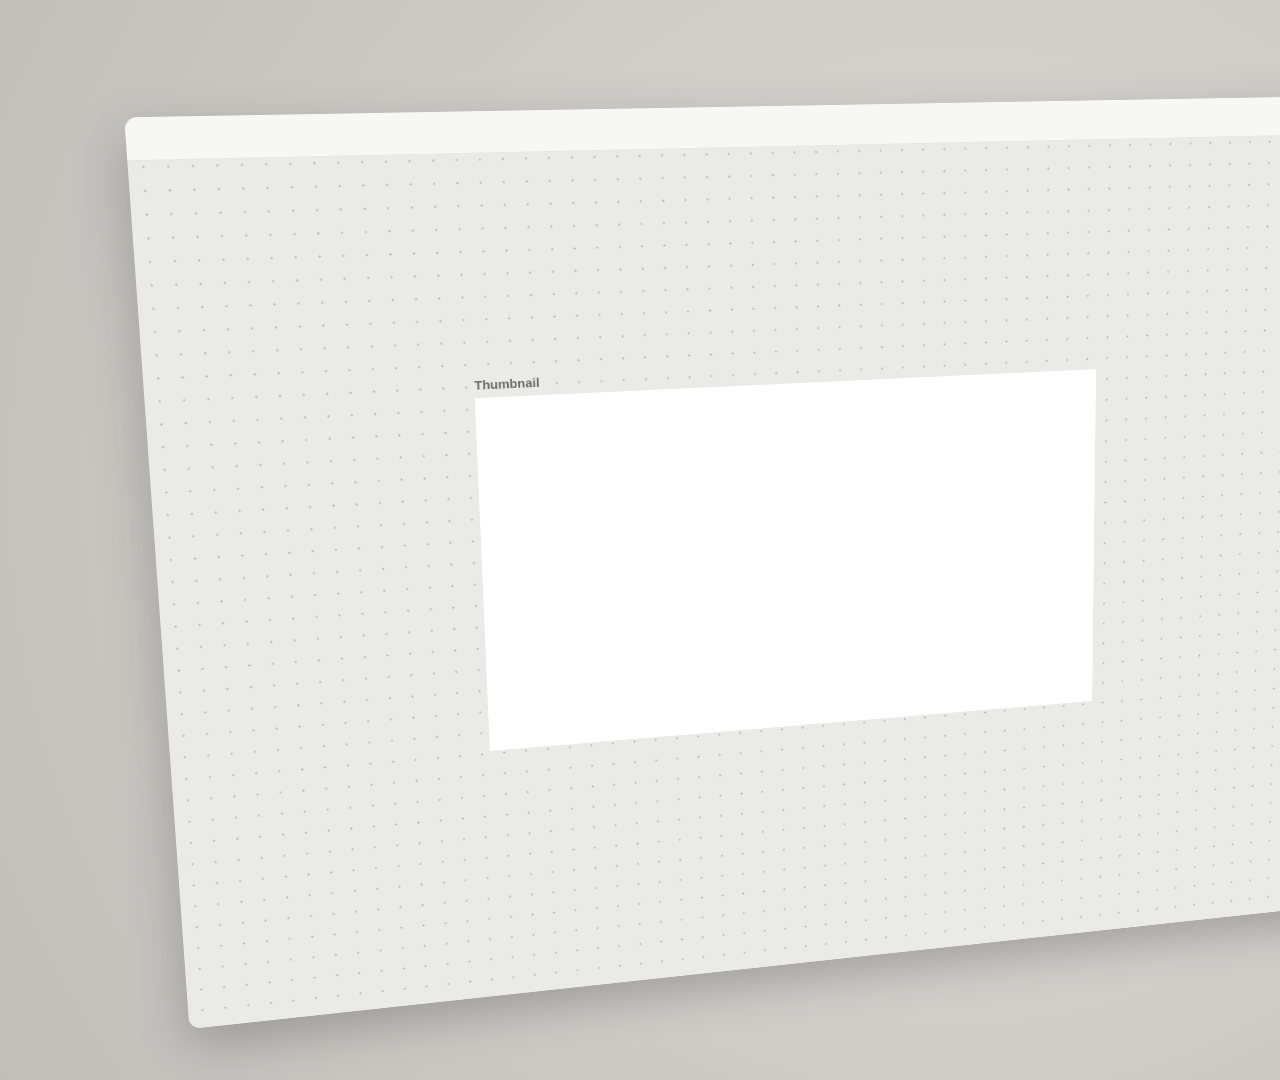
<file: skills/motion-studio/estilos/app-de-design/projeto/index.html>
<!doctype html>
<html lang="pt-BR">
<head>
<meta charset="UTF-8" />
<meta name="viewport" content="width=1920, height=1080" />
<link rel="stylesheet" href="https://api.fontshare.com/v2/css?f[]=switzer@400,500,600,700,800&display=swap">
<script src="https://cdn.jsdelivr.net/npm/gsap@3.14.2/dist/gsap.min.js"></script>
<link rel="stylesheet" href="app.css">
</head>
<body>
<div id="root" data-composition-id="main" data-start="0" data-duration="15" data-width="1920" data-height="1080">
  <div id="cam">
    <div id="app">
      <div id="canvas"></div>
      <div id="frames"></div>
      <div id="flabels"></div>
      <div id="over"></div>
      <div id="bar"><div id="barL"></div><div id="barR"><span class="av" style="background:#2F8C83">A</span><span class="av" style="background:#6E5FC2;margin-left:-8px">L</span><span class="av ai" style="margin-left:-8px" id="avAI"></span><span id="zoomL">60%</span><span class="share">Compartilhar</span></div></div>
      <div class="pn" id="layers"></div>
      <div class="pn" id="design"></div>
      <div class="pn" id="claude"></div>
      <div id="tool"></div>
    </div>
  </div>
  <div id="feed">
    <div class="ng" style="left:-250px"></div><div class="ng" style="left:1730px"></div>
    <div id="feedCard"><div id="feedArt"></div><div id="feedDur">12:04</div><div id="feedClock"></div></div>
    <div id="feedMeta"></div>
    <div class="ngm"><i></i><u></u><u style="top:34px;width:56px"></u></div>
  </div>
  <div class="cur" id="cAna"><span class="ar"></span><span class="nm" style="background:#2F8C83">Ana</span></div>
  <div class="cur" id="cLeo"><span class="ar"></span><span class="nm" style="background:#6E5FC2">Léo</span></div>
  <div id="click"></div>
  <div id="click2"></div>
  <div id="wash"></div>
  <div id="fly"></div>
  <div class="cur" id="cAI"><span class="ar"></span><span class="tg"></span></div>
</div>
<script src="app.js"></script>
<script src="motor.js"></script>
</body>
</html>
</file>
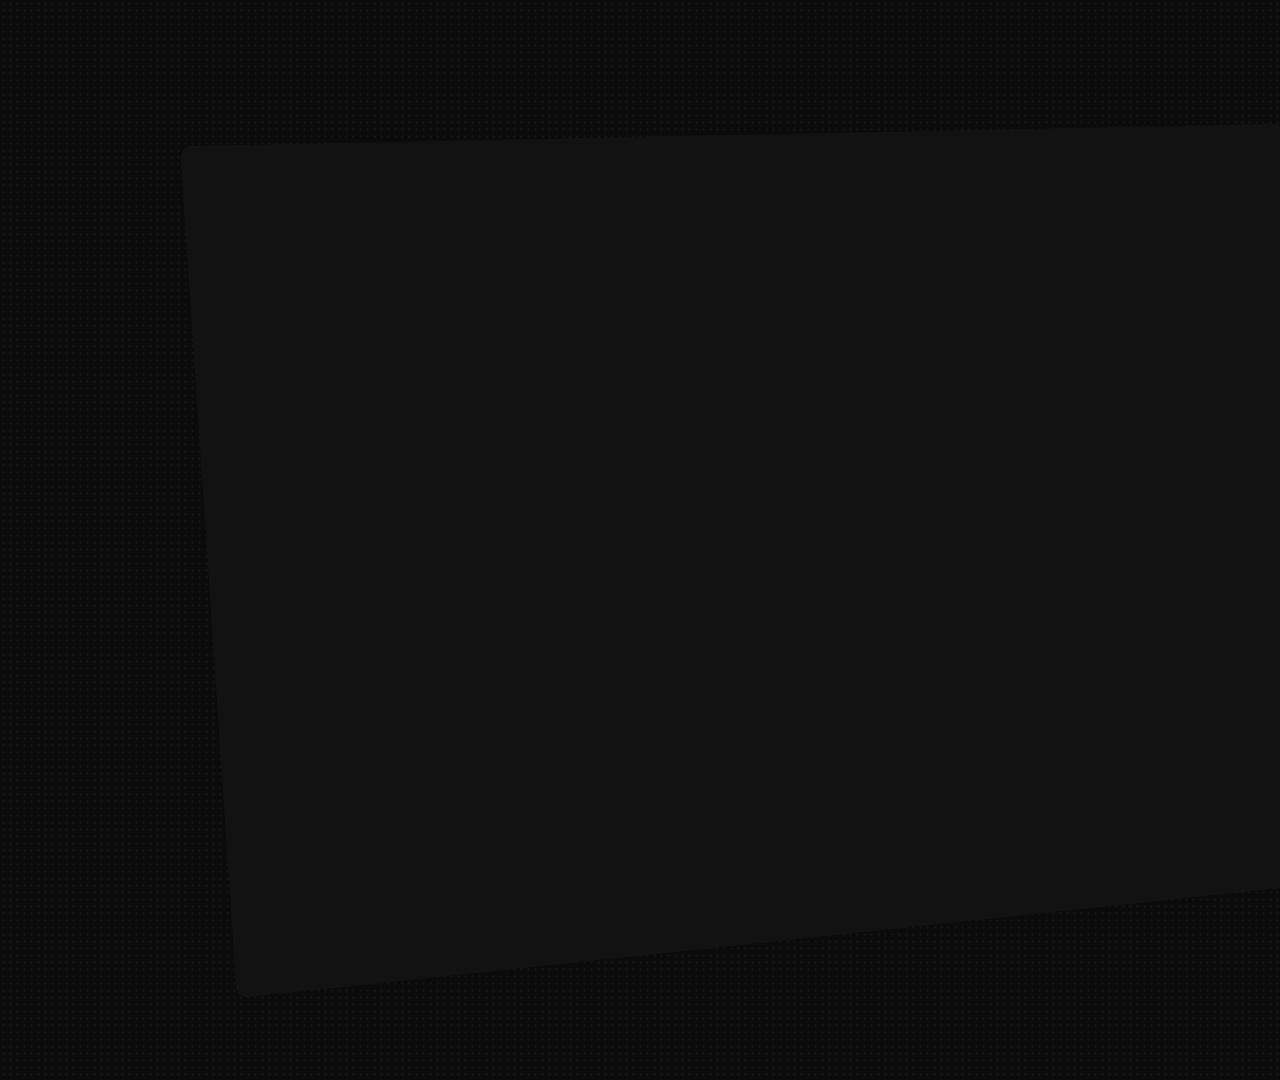
<file: skills/motion-studio/estilos/app-de-motion/projeto/index.html>
<!doctype html>
<html lang="pt-BR">
<head>
<meta charset="UTF-8" />
<meta name="viewport" content="width=1920, height=1080" />
<link rel="stylesheet" href="https://api.fontshare.com/v2/css?f[]=switzer@400,500,600,700,800&display=swap">
<link rel="stylesheet" href="https://fonts.googleapis.com/css2?family=Instrument+Serif:ital@1&display=swap">
<script src="https://cdn.jsdelivr.net/npm/gsap@3.14.2/dist/gsap.min.js"></script>
<link rel="stylesheet" href="app.css">
</head>
<body>
<div id="root" data-composition-id="main" data-start="0" data-duration="16" data-width="1920" data-height="1080">
  <div id="desk"></div>
  <div id="dim"></div>
  <div id="cam">
    <div id="app"><div id="winBg" style="position:absolute;inset:0;background:#121212;border-radius:14px"></div></div>
    <div id="barWrap"><div class="dots3"><i></i><i></i><i></i></div><div class="wtabs" id="wtabs"></div></div>
    <div class="pn" id="tools"></div>
    <div class="pn" id="binP"></div>
    <div class="pn" id="viewP"><div class="ptabs"><span class="on">Composição Hora Dourada</span></div><div id="view"><div class="comp" style="transform:scale(.5984)"><div class="bg" id="viewB"></div><div class="dyn" id="viewD"></div></div></div><div class="vf"><span class="pct">50%</span><span class="tc" id="vtc"></span><span class="play" id="vplay"></span><span class="vfull">Cheia</span></div></div>
    <div class="pn" id="tlP"><div class="lane" id="lane"></div></div>
    <div class="pn" id="aiP"><div class="aitabs"><span>Info</span><span>Personagem</span><span class="on" id="aiTab"></span></div><div id="aiBody"></div><div class="send"><u></u><i id="sendI"></i></div></div>
    <svg id="graph" viewBox="0 0 1920 1080"></svg>
    <div id="focus"></div>
    <div id="ghost">Seu Nome</div>
  </div>
  <div id="click"></div>
  <div class="cur" id="cAI"><span class="ar"></span><span class="tg"></span></div>
  <div id="full"><div class="comp" id="fullC"><div class="bg" id="fullB"></div><div class="dyn" id="fullD"></div></div></div>
  <div id="flash"></div>
</div>
<script src="app.js"></script>
<script src="motor.js"></script>
</body>
</html>
</file>
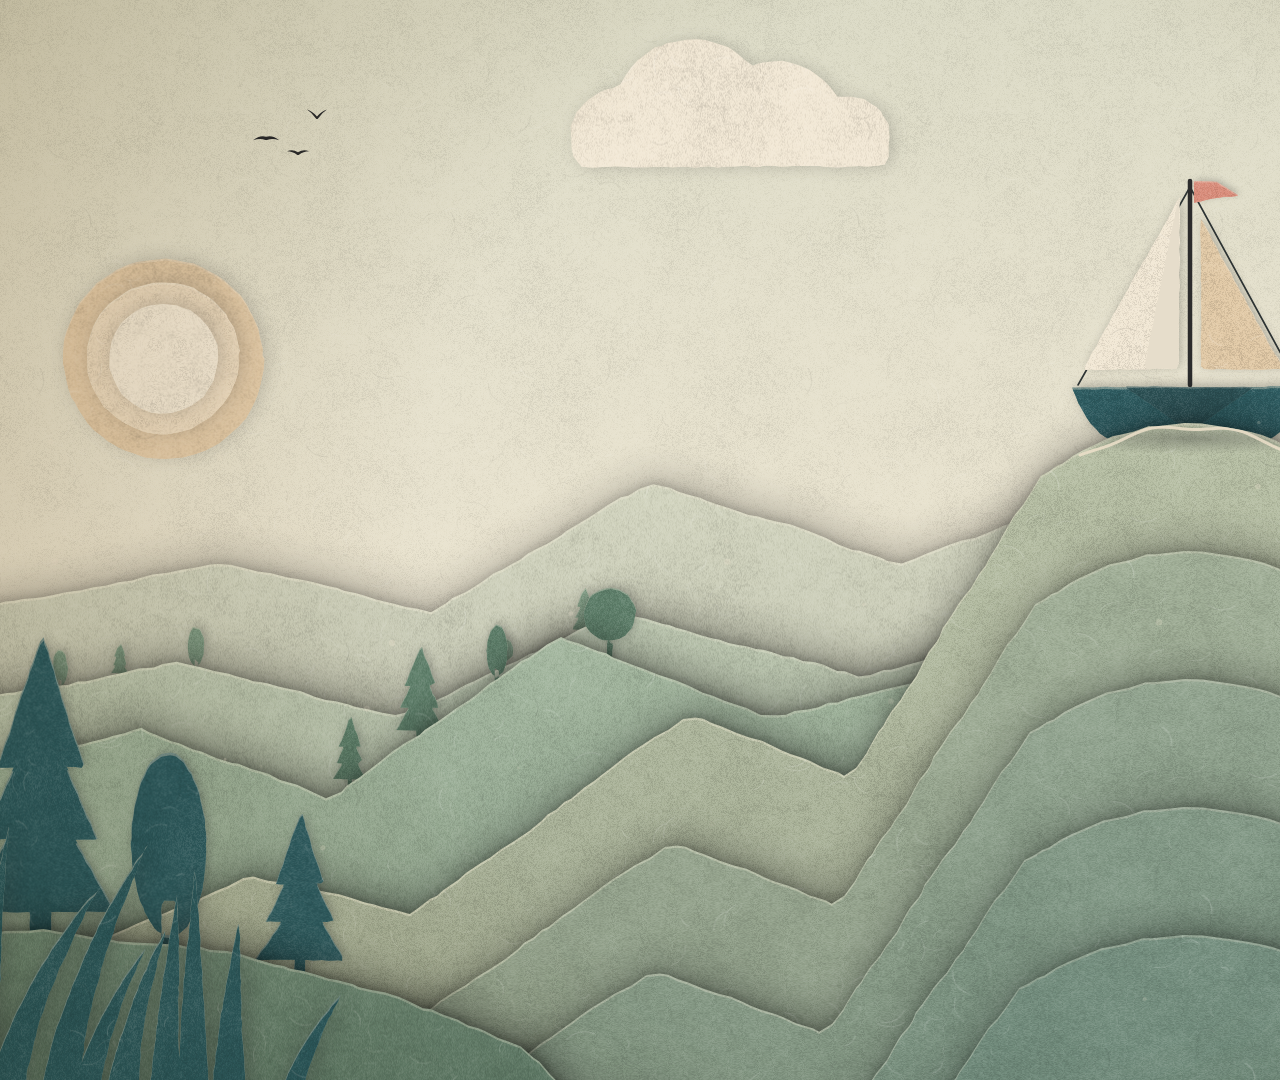
<file: skills/motion-studio/estilos/barco-e-montanha/projeto/index.html>
<!doctype html>
<html lang="en">
<head>
<meta charset="UTF-8" />
<meta name="viewport" content="width=1920, height=1080" />
<script src="https://cdn.jsdelivr.net/npm/gsap@3.14.2/dist/gsap.min.js"></script>
<script src="studio.js"></script>
<style>
  /* style: paper-world. Colours live in P below (the style's six paper tones + the rose accent). */
  * { margin: 0; padding: 0; box-sizing: border-box; }
  html, body { width: 1920px; height: 1080px; overflow: hidden; background: #F2E8D5; }
  #root { position: relative; width: 1920px; height: 1080px; overflow: hidden; background: #F2E8D5; }
  canvas { position: absolute; left: 0; top: 0; }
</style>
</head>
<body>
<div id="root" data-composition-id="main" data-start="0" data-duration="16" data-width="1920" data-height="1080"></div>
<script>
  const S = STUDIO, D = S.D, W = 1920, H = 1080, root = S.root;

  // ---------- colour: the paper-world tones; four light keys mixed only from them ----------
  const P = { cream: '#F2E8D5', sand: '#E3CBA8', sage: '#9CB49A', dsage: '#5E7F6A', teal: '#2F5D62', rose: '#D98C7A', ink: '#2B2B2B' };
  for (const k in P) { const h = P[k]; P[k] = [1, 3, 5].map(i => parseInt(h.slice(i, i + 2), 16)); }
  const mix = (a, b, t) => [a[0] + (b[0] - a[0]) * t, a[1] + (b[1] - a[1]) * t, a[2] + (b[2] - a[2]) * t];
  const css = (c, a) => `rgba(${Math.round(c[0])},${Math.round(c[1])},${Math.round(c[2])},${a === undefined ? 1 : a})`;
  const clamp = (v, a, b) => Math.min(b, Math.max(a, v));
  const smooth = (a, b, x) => { const p = clamp((x - a) / (b - a), 0, 1); return p * p * (3 - 2 * p); };
  let LT = 0;                                   // 0 morning, 1 golden, 2 dusk, 3 night; 4 wraps back to morning
  const lit = (k) => { const l = ((LT % 4) + 4) % 4, i = Math.floor(l), f = l - i; return mix(k[i], k[(i + 1) % 4], f); };
  const C = {
    skyTop:   [mix(P.cream, P.sage, 0.34), mix(P.rose, P.sand, 0.45), mix(P.rose, P.teal, 0.34), mix(P.teal, P.ink, 0.5)],
    skyMid:   [mix(P.cream, P.sage, 0.16), mix(P.sand, P.cream, 0.25), mix(P.rose, P.sand, 0.12), mix(P.teal, P.ink, 0.36)],
    skyBot:   [mix(P.cream, P.sage, 0.08), mix(P.cream, P.sand, 0.35), mix(P.cream, P.sand, 0.45), mix(P.teal, P.dsage, 0.4)],
    far:      [mix(P.sage, P.cream, 0.6), mix(P.sand, P.rose, 0.3), mix(P.rose, P.sand, 0.15), mix(P.teal, P.sage, 0.42)],
    back:     [mix(P.sage, P.cream, 0.3), mix(P.sage, P.sand, 0.5), mix(P.rose, P.dsage, 0.5), mix(P.teal, P.dsage, 0.35)],
    mid:      [mix(P.sage, P.dsage, 0.12), mix(mix(P.sage, P.dsage, 0.25), P.sand, 0.2), mix(P.dsage, P.rose, 0.22), mix(P.teal, P.dsage, 0.12)],
    mount:    [mix(P.sage, P.sand, 0.28), mix(P.sand, P.sage, 0.4), mix(P.sand, P.rose, 0.4), mix(P.dsage, P.teal, 0.5)],
    deep:     [mix(P.dsage, P.teal, 0.3), mix(P.dsage, P.teal, 0.42), mix(P.dsage, P.rose, 0.3), mix(P.teal, P.ink, 0.5)],
    bank:     [P.dsage, mix(P.dsage, P.teal, 0.35), mix(P.teal, P.ink, 0.35), mix(P.teal, P.ink, 0.6)],
    fern:     [P.teal, mix(P.teal, P.ink, 0.25), mix(P.teal, P.ink, 0.6), mix(P.teal, P.ink, 0.78)],
    treeBack: [mix(P.sage, P.dsage, 0.45), mix(P.dsage, P.sand, 0.2), mix(P.dsage, P.rose, 0.3), mix(P.teal, P.dsage, 0.22)],
    treeMid:  [P.dsage, mix(P.dsage, P.teal, 0.3), mix(P.teal, P.rose, 0.12), mix(P.teal, P.ink, 0.3)],
    treeBank: [P.teal, mix(P.teal, P.dsage, 0.2), mix(P.teal, P.ink, 0.5), mix(P.teal, P.ink, 0.72)],
    cloud:    [P.cream, mix(P.cream, P.sand, 0.45), mix(P.rose, P.cream, 0.5), mix(P.teal, P.cream, 0.4)],
    stripC:   [mix(P.cream, P.sand, 0.25), mix(P.sand, P.cream, 0.3), mix(P.rose, P.cream, 0.3), mix(P.teal, P.cream, 0.3)],
    star:     [P.cream, P.cream, mix(P.cream, P.sand, 0.3), mix(P.cream, P.sand, 0.12)],
    moon:     [P.cream, P.cream, P.cream, mix(P.cream, P.sand, 0.1)],
    crater:   [P.sand, P.sand, P.sand, mix(P.sand, P.teal, 0.18)],
    halo:     [mix(P.cream, P.sage, 0.3), mix(P.cream, P.sage, 0.3), mix(P.rose, P.teal, 0.3), mix(P.teal, P.cream, 0.16)],
    sun0:     [P.sand, mix(P.sand, P.rose, 0.35), P.rose, P.rose],
    sun1:     [mix(P.sand, P.cream, 0.5), P.sand, mix(P.rose, P.sand, 0.45), mix(P.rose, P.sand, 0.45)],
    sun2:     [P.cream, mix(P.cream, P.sand, 0.35), mix(P.cream, P.rose, 0.3), mix(P.cream, P.rose, 0.3)],
    hull:     [P.teal, mix(P.teal, P.dsage, 0.25), mix(P.teal, P.rose, 0.18), mix(P.teal, P.sage, 0.22)],
    sailL:    [P.cream, mix(P.cream, P.sand, 0.25), mix(P.cream, P.rose, 0.25), mix(P.cream, P.teal, 0.12)],
    sailR:    [P.sand, mix(P.sand, P.rose, 0.2), mix(P.rose, P.sand, 0.3), mix(P.sand, P.teal, 0.28)],
    pollen:   [P.cream, mix(P.cream, P.sand, 0.3), mix(P.cream, P.rose, 0.35), mix(P.cream, P.sand, 0.15)],
    rimT:     [P.cream, mix(P.cream, P.sand, 0.4), mix(P.rose, P.cream, 0.25), mix(P.cream, P.teal, 0.4)],
  };

  // ---------- noise + hand-cut geometry (the paper-world toolkit) ----------
  const rng = S.rng;
  function noise1(seed) { const r = rng(seed), N = 1024, v = new Float32Array(N); for (let i = 0; i < N; i++) v[i] = r() * 2 - 1;
    return (x) => { const i = Math.floor(x), f = x - i, a = v[((i % N) + N) % N], b = v[(((i + 1) % N) + N) % N], s = f * f * (3 - 2 * f); return a + (b - a) * s; }; }
  function hash2(x, y, s) { let h = (Math.imul(x, 374761393) + Math.imul(y, 668265263) + Math.imul(s, 1442695041)) | 0; h = Math.imul(h ^ (h >>> 13), 1274126177); return ((h ^ (h >>> 16)) >>> 0) / 4294967296; }
  function vnoise(x, y, s, per) { const xi = Math.floor(x), yi = Math.floor(y), fx = x - xi, fy = y - yi, ux = fx * fx * (3 - 2 * fx), uy = fy * fy * (3 - 2 * fy), m = a => ((a % per) + per) % per;
    const a = hash2(m(xi), m(yi), s), b = hash2(m(xi + 1), m(yi), s), c = hash2(m(xi), m(yi + 1), s), d = hash2(m(xi + 1), m(yi + 1), s); return a + (b - a) * ux + (c - a) * uy + (a - b - c + d) * ux * uy; }
  // cut a polyline into hand-cut facets; closed wraps the last point to the first
  function cut(pts, seed, step, amp, wob, closed) {
    step = step || 12; amp = amp === undefined ? 1.1 : amp; wob = wob === undefined ? 2.2 : wob; closed = closed === undefined ? true : closed;
    const r = rng(seed), nz = noise1(seed + 7), n = pts.length, segs = closed ? n : n - 1, L = [0];
    for (let i = 1; i <= segs; i++) { const a = pts[i - 1], b = pts[i % n]; L.push(L[i - 1] + Math.hypot(b[0] - a[0], b[1] - a[1])); }
    const tot = L[segs], out = []; let s = 0, j = 0;
    while (s < tot) {
      while (L[j + 1] < s) j++;
      const a = pts[j], b = pts[(j + 1) % n], f = (s - L[j]) / ((L[j + 1] - L[j]) || 1), dx = b[0] - a[0], dy = b[1] - a[1], dl = Math.hypot(dx, dy) || 1;
      const d = nz(s / 70) * wob + (r() - 0.5) * amp * 2;
      out.push([a[0] + dx * f - dy / dl * d, a[1] + dy * f + dx / dl * d]);
      s += step * (0.5 + r());
    }
    if (!closed) out.push(pts[n - 1]);
    return out;
  }
  const toPath = (pts, p) => { p = p || new Path2D(); p.moveTo(pts[0][0], pts[0][1]); for (let i = 1; i < pts.length; i++) p.lineTo(pts[i][0], pts[i][1]); p.closePath(); return p; };
  const bbox = (pts) => { let a = 1e9, b = 1e9, c = -1e9, d = -1e9; for (const q of pts) { a = Math.min(a, q[0]); b = Math.min(b, q[1]); c = Math.max(c, q[0]); d = Math.max(d, q[1]); } return [a, b, c, d]; };
  const circ = (cx, cy, r, n) => Array.from({ length: n || 90 }, (_, i) => { const a = i / (n || 90) * Math.PI * 2; return [cx + Math.cos(a) * r, cy + Math.sin(a) * r]; });
  const bez = (a, b, c, d, n) => Array.from({ length: n }, (_, i) => { const u = (i + 1) / n, v = 1 - u;
    return [v * v * v * a[0] + 3 * v * v * u * b[0] + 3 * v * u * u * c[0] + u * u * u * d[0], v * v * v * a[1] + 3 * v * v * u * b[1] + 3 * v * u * u * c[1] + u * u * u * d[1]]; });
  const yOn = (pts, x) => { for (let i = 1; i < pts.length; i++) if (x <= pts[i][0]) { const a = pts[i - 1], b = pts[i], f = (x - a[0]) / (b[0] - a[0]); return a[1] + (b[1] - a[1]) * f; } return pts[pts.length - 1][1]; };

  // ---------- grain tile (procedural paper, from the style) ----------
  const GT = 768, grainC = document.createElement('canvas'); grainC.width = GT; grainC.height = GT;
  { const x = grainC.getContext('2d'), id = x.createImageData(GT, GT), d = id.data;
    for (let j = 0; j < GT; j++) for (let i = 0; i < GT; i++) {
      const v = (hash2(i, j, 11) - 0.5) * 0.75 + (vnoise(i / 48, j / 48, 2, GT / 48) - 0.5) * 0.3 + (vnoise(i / 12, j / 12, 3, GT / 12) - 0.5) * 0.22 + (vnoise(i / 3, j / 3, 5, GT / 3) - 0.5) * 0.3;
      const o = (j * GT + i) * 4, c = v > 0 ? 255 : 0; d[o] = c; d[o + 1] = c; d[o + 2] = c; d[o + 3] = Math.min(255, Math.abs(v) * 78);
    }
    x.putImageData(id, 0, 0);
    const r = rng(77);
    for (let k = 0; k < 420; k++) { const sx = 20 + r() * (GT - 40), sy = 20 + r() * (GT - 40), a = r() * 6.283, l = 6 + r() * 22;
      x.strokeStyle = r() < 0.6 ? 'rgba(255,255,255,0.22)' : 'rgba(0,0,0,0.10)'; x.lineWidth = 0.6 + r() * 0.7;
      x.beginPath(); x.moveTo(sx, sy); x.quadraticCurveTo(sx + Math.cos(a + 0.6) * l * 0.6, sy + Math.sin(a + 0.6) * l * 0.6, sx + Math.cos(a) * l, sy + Math.sin(a) * l); x.stroke(); }
  }

  // ---------- canvases: background (depth of field), main, foreground (depth of field) ----------
  const mk = (show) => { const c = document.createElement('canvas'); c.width = W; c.height = H; if (show) root.appendChild(c); const x = c.getContext('2d'); x.grainP = x.createPattern(grainC, 'repeat'); return [c, x]; };
  const [mainC, MX] = mk(true), [bgC, BX] = mk(false), [fgC, FX] = mk(false);

  // ---------- painters ----------
  const SH = { dx: -3, dy: -3 };
  let RIMA = 0.4;
  // a sheet: lit rim on its top edge, optional soft shadow, base (or top-to-bottom shading), grain
  function sheet(x, p, base, o) {
    o = o || {};
    const rim = o.rim === undefined ? 2.4 : o.rim, rimc = mix(base, lit(C.rimT), o.rimAmt === undefined ? RIMA : o.rimAmt);
    if (o.shadow) { x.shadowColor = css(P.ink, o.shadow); x.shadowBlur = o.blur || 12; x.shadowOffsetX = SH.dx * (o.so || 0.6); x.shadowOffsetY = SH.dy * (o.so || 0.6) + (o.sy || 0); }
    x.fillStyle = css(rimc); x.fill(p);
    x.shadowColor = 'rgba(0,0,0,0)'; x.shadowBlur = 0; x.shadowOffsetX = 0; x.shadowOffsetY = 0;
    let fill = css(base);
    if (o.grad) { fill = x.createLinearGradient(0, o.grad[0], 0, o.grad[1]); fill.addColorStop(0, css(mix(base, lit(C.rimT), 0.16))); fill.addColorStop(1, css(mix(base, P.ink, 0.13))); }
    x.save(); x.clip(p); x.translate(0, rim); x.fillStyle = fill; x.fill(p); x.translate(0, -rim);
    if (o.bb) { x.grainP.setTransform(new DOMMatrix([1, 0, 0, 1, o.gx || 0, o.gy || 0])); x.globalAlpha *= o.ga === undefined ? 0.7 : o.ga; x.fillStyle = x.grainP;
      x.fillRect(o.bb[0] - 4, o.bb[1] - 4, o.bb[2] - o.bb[0] + 8, o.bb[3] - o.bb[1] + 8); }
    x.restore();
  }
  // pre-blurred shadows for the big sheets: one wide and soft, one tight contact shadow
  function shadowOf(path, bb, blur) {
    const k = 0.5, pad = blur * 3, w = bb[2] - bb[0] + pad * 2, h = bb[3] - bb[1] + pad * 2;
    const c = document.createElement('canvas'); c.width = Math.ceil(w * k); c.height = Math.ceil(h * k);
    const x = c.getContext('2d'); x.filter = `blur(${blur * k}px)`; x.setTransform(k, 0, 0, k, (pad - bb[0]) * k, (pad - bb[1]) * k); x.fillStyle = '#000'; x.fill(path);
    return { c, x0: bb[0] - pad, y0: bb[1] - pad, w, h };
  }
  function bigShadow(x, L, a, air) {
    air = air || 0; const g = x.globalAlpha;
    x.globalAlpha = g * (0.42 + 0.18 * air) * a; x.drawImage(L.s1.c, L.s1.x0 + SH.dx * (1.6 + air * 2), L.s1.y0 + SH.dy * 1.6 + air * 14, L.s1.w, L.s1.h);
    x.globalAlpha = g * 0.28 * a * (1 - 0.8 * air); x.drawImage(L.s2.c, L.s2.x0 + SH.dx * 0.4, L.s2.y0 + SH.dy * 0.4, L.s2.w, L.s2.h);
    x.globalAlpha = g;
  }
  const big = (pts, seed) => { const c = cut(pts.top, seed, 12, 1.1, 2.2, false).concat([[pts.top[pts.top.length - 1][0], 1340], [pts.top[0][0], 1340]]);
    const p = toPath(c), bb = bbox(c); return { p, bb, s1: shadowOf(p, bb, 22), s2: shadowOf(p, bb, 5), top: pts.top }; };

  // ---------- our drawing ----------
  const RIDGE = [[-120, 1030], [250, 868], [410, 905], [690, 706], [850, 768], [1040, 470]];
  for (let i = 1; i <= 24; i++) { const u = i / 24; RIDGE.push([1040 + 300 * u, 470 * (1 - u) ** 2 + 720 * u * (1 - u) + 470 * u * u]); }
  RIDGE.push([1450, 552], [1570, 515], [1770, 762], [2040, 900]);
  const domeY = (x) => { const u = (x - 1040) / 300; return 470 * (1 - u) ** 2 + 720 * u * (1 - u) + 470 * u * u; };
  const L = {
    far:   big({ top: [[-200, 640], [220, 560], [430, 610], [650, 480], [900, 560], [1150, 470], [1420, 550], [1640, 440], [1850, 520], [2120, 470]] }, 11),
    back:  big({ top: [[-200, 730], [180, 660], [400, 712], [620, 610], [860, 672], [1120, 600], [1380, 668], [1600, 580], [1820, 640], [2120, 590]] }, 17),
    mid:   big({ top: [[-200, 820], [140, 724], [330, 792], [560, 630], [770, 712], [990, 660], [1250, 760], [1500, 670], [1760, 720], [2120, 640]] }, 23),
    mount: big({ top: RIDGE }, 301),
    bankL: big({ top: [[-220, 950], [40, 922], [230, 945], [390, 985], [520, 1040], [620, 1130]] }, 41),
    bankR: big({ top: [[1420, 1130], [1580, 1012], [1760, 970], [1960, 952], [2160, 948]] }, 43),
  };

  // trees (the style's three cut shapes: pine, round, poplar)
  function treeShape(type, h, seed) {
    const p = new Path2D(), r = rng(seed), tw = Math.max(3, h * 0.07);
    toPath(cut([[-tw / 2, 4], [tw / 2, 4], [tw / 2, -h * 0.3], [-tw / 2, -h * 0.3]], seed, 6, 0.4, 0.6), p);
    if (type === 0) for (let i = 0; i < 3; i++) { const b = -h * (0.16 + 0.24 * i), a = b - h * 0.44, hw = h * (0.27 - 0.055 * i) * (0.9 + r() * 0.2); toPath(cut([[-hw, b], [hw, b], [r() * 2 - 1, a]], seed + i * 13, 7, 0.5, 0.8), p); }
    else if (type === 1) toPath(cut(circ(0, -h * 0.62, h * 0.33, 60), seed + 3, 7, 0.5, 1.0), p);
    else toPath(cut(Array.from({ length: 60 }, (_, i) => { const a = i / 60 * Math.PI * 2; return [Math.cos(a) * h * 0.17, -h * 0.56 + Math.sin(a) * h * 0.42]; }), seed + 5, 7, 0.5, 0.9), p);
    return p;
  }
  const trees = (list, top, col, seed, sink) => list.map((d, i) => ({ x: d[0], h: d[1], y: yOn(top, d[0]) + d[1] * sink, p: treeShape(d[2], d[1], seed + i * 31), col, ph: (i * 0.37) % 1 }));
  const T = {
    back: trees([[60, 44, 2], [120, 36, 0], [196, 50, 2], [500, 40, 1], [585, 46, 0], [1850, 38, 0], [1912, 50, 2], [1990, 36, 1]], L.back.top, C.treeBack, 900, 0.14),
    mid: trees([[350, 70, 0], [420, 92, 0], [497, 64, 2], [610, 80, 1], [1840, 74, 2], [1910, 98, 0], [1985, 70, 0], [2060, 86, 1]], L.mid.top, C.treeMid, 1200, 0.12),
    bankL: trees([[-90, 250, 0], [40, 300, 0], [170, 220, 2], [300, 160, 0]], L.bankL.top, C.treeBank, 1500, 0.1),
    bankR: trees([[1660, 190, 2], [1770, 250, 0], [1890, 300, 0], [2030, 230, 2]], L.bankR.top, C.treeBank, 1600, 0.1),
  };

  // ferns in the near corners
  function fernCluster(x0, x1, n, seed, dir) {
    const r = rng(seed), p = new Path2D();
    for (let j = 0; j < n; j++) {
      const bx = x0 + (x1 - x0) * (j + r() * 0.6) / n, hgt = 150 + r() * 200, lean = (r() - 0.5) * 160 + dir * 60, hw = 14 + r() * 11, Lp = [], Rp = [];
      for (let k = 0; k <= 16; k++) { const s = k / 16, cx = bx + lean * s * s, cy = 1160 - s * hgt, w = hw * Math.pow(1 - s, 0.85), tx = 2 * lean * s, ty = -hgt, tl = Math.hypot(tx, ty);
        Lp.push([cx - ty / tl * w, cy + tx / tl * w]); Rp.push([cx + ty / tl * w, cy - tx / tl * w]); }
      toPath(cut(Lp.concat(Rp.reverse()), seed + j * 7, 8, 0.6, 1.0), p);
    }
    return p;
  }
  const FERN = [{ p: fernCluster(-80, 300, 10, 1900, 1), cx: 120 }, { p: fernCluster(1640, 2000, 10, 1950, -1), cx: 1820 }];

  // clouds (the style's puff: top contour of a few circles, flat base) and long strips
  function cloudShape(s, circles, seed) {
    const cs = circles.map(c => [c[0] * s, -c[2] * s * 0.55 + c[1] * s, c[2] * s]);
    let xa = 1e9, xb = -1e9; for (const c of cs) { xa = Math.min(xa, c[0] - c[2]); xb = Math.max(xb, c[0] + c[2]); }
    const top = [], bot = [];
    for (let x = xa + 1; x < xb - 1; x += 3) { let ty = 1e9, by = -1e9;
      for (const c of cs) { const dx = x - c[0]; if (Math.abs(dx) < c[2]) { const q = Math.sqrt(c[2] * c[2] - dx * dx); ty = Math.min(ty, c[1] - q); by = Math.max(by, c[1] + q); } }
      if (ty < 1e9) { top.push([x, ty]); bot.push([x, Math.min(0, by)]); } }
    const pts = cut(top.concat(bot.reverse()), seed, 9, 0.8, 1.6); return { p: toPath(pts), bb: bbox(pts) };
  }
  function capsule(w, h, seed) { const p = [], r = h / 2;
    for (let i = 0; i <= 30; i++) { const a = -Math.PI / 2 + i / 30 * Math.PI; p.push([w / 2 - r + Math.cos(a) * r, Math.sin(a) * r]); }
    for (let i = 0; i <= 30; i++) { const a = Math.PI / 2 + i / 30 * Math.PI; p.push([-w / 2 + r + Math.cos(a) * r, Math.sin(a) * r]); }
    const c = cut(p, seed, 10, 0.7, 1.3); return { p: toPath(c), bb: bbox(c) }; }
  const CLOUDS = [
    Object.assign(cloudShape(0.9, [[-130, 0, 58], [-55, -6, 88], [40, -2, 74], [118, 4, 52]], 700), { x: 740, y: 165, par: 0.2, sway: 40, ph: 0 }),
    Object.assign(cloudShape(0.7, [[-90, 0, 50], [-20, -8, 78], [70, 0, 58]], 710), { x: 1430, y: 118, par: 0.2, sway: 30, ph: 0.4 }),
  ];
  const TRAVELLER = cloudShape(0.55, [[-80, 0, 46], [0, -6, 70], [80, 2, 50], [140, 6, 36]], 720);
  // sunset strips: they slide in with the golden light and slide out as night falls
  const STRIPS = [Object.assign(capsule(760, 22, 1301), { x: 560, y: 318, par: 0.16, sway: 30, ph: 0.2, from: -1500 }),
                  Object.assign(capsule(520, 16, 1302), { x: 1590, y: 286, par: 0.17, sway: 24, ph: 0.7, from: 1300 }),
                  Object.assign(capsule(380, 14, 1303), { x: 980, y: 352, par: 0.16, sway: 20, ph: 0.45, from: -1700 })];

  // sun (three stacked discs), moon (disc, craters, two halo sheets)
  const SUN = [100, 76, 54].map((r, i) => toPath(cut(circ(0, 0, r, 160), 800 + i, 9, 0.7, 1.4)));
  const MOON = toPath(cut(circ(0, 0, 58), 611, 9, 0.7, 1.3));
  const HALO = [124, 90].map((r, i) => toPath(cut(circ(0, 0, r, 120), 630 + i, 10, 0.7, 1.6)));
  const CRATERS = [[-18, -14, 11], [16, 10, 8], [-8, 22, 6]].map(([x, y, r], i) => toPath(cut(circ(x, y, r, 40), 620 + i, 5, 0.4, 0.5)));

  // stars: eight-point paper stars that land one by one as night falls, plus tiny dots
  const STARS = (() => { const r = rng(5), a = [];
    for (let i = 0; i < 16; i++) { const R = 9 + r() * 12, pts = [];
      for (let k = 0; k < 8; k++) { const ang = k / 8 * Math.PI * 2 - Math.PI / 2, rr = k % 2 ? R * 0.36 : R; pts.push([Math.cos(ang) * rr, Math.sin(ang) * rr]); }
      a.push({ x: 80 + r() * 1760, y: 50 + r() * 400, p: toPath(cut(pts, 2100 + i, 3, 0.2, 0.3)), th: 0.05 + r() * 0.5, n: 2 + (i % 3), ph: r(), R }); }
    return a; })();
  const DOTS = (() => { const r = rng(9); return Array.from({ length: 46 }, () => ({ x: r() * 1920, y: 30 + r() * 480, r: 1.4 + r() * 1.3, th: r() * 0.6, n: 3 + Math.floor(r() * 3), ph: r() })); })();

  // the boat (our shapes, cut paper)
  const HULL_PTS = [[-118, -58], [118, -58]].concat(bez([118, -58], [104, -22], [88, 0], [58, 0], 10), [[-58, 0]], bez([-58, 0], [-88, 0], [-104, -22], [-118, -58], 10));
  const B = {
    hull: toPath(cut(HULL_PTS, 501, 7, 0.5, 0.8)),
    fold: toPath(cut([[-64, -58], [64, -58], [0, -14]], 502, 6, 0.3, 0.5)),
    sailL: toPath(cut([[-11, -248], [-11, -76], [-106, -76]], 503, 7, 0.5, 0.8)),
    sailR: toPath(cut([[11, -226], [11, -76], [94, -76]], 505, 7, 0.5, 0.8)),
    sailLf: toPath(cut([[-11, -248], [-11, -76], [-46, -76]], 504, 6, 0.3, 0.5)),
  };
  const BOAT_BB = [-130, -270, 130, 10];

  // birds (the style's bird: two curved wings and a small body)
  function birdPath(s, flap) { const wy = Math.sin(flap) * s * 0.55, p = new Path2D();
    p.moveTo(-s, wy - s * 0.1); p.quadraticCurveTo(-s * 0.5, -s * 0.28 + wy * 0.45, 0, s * 0.06); p.quadraticCurveTo(s * 0.5, -s * 0.28 + wy * 0.45, s, wy - s * 0.1);
    p.quadraticCurveTo(s * 0.5, -s * 0.06 + wy * 0.5, s * 0.06, s * 0.3); p.lineTo(-s * 0.06, s * 0.3); p.quadraticCurveTo(-s * 0.5, -s * 0.06 + wy * 0.5, -s, wy - s * 0.1); return p; }
  const FLOCKS = [{ par: 0.32, birds: [[1480, 196, 22, 0], [1560, 232, 18, 0.33], [1636, 180, 15, 0.66]] }, { par: 0.2, birds: [[250, 128, 13, 0.15], [298, 150, 11, 0.5], [336, 122, 10, 0.8]] }];

  // pollen by day, drifting specks at night: closed loops, so they never jump
  const POLLEN = (() => { const r = rng(1900); return Array.from({ length: 54 }, () => ({ x: r() * 1900 + 10, y: 360 + r() * 620, r: 1.2 + r() * 2.2, ph: r(), n: 1 + Math.floor(r() * 2) })); })();

  // ---------- the clock of the day ----------
  const DAY = 0.62, MOON_IN = 0.66, MOON_LEN = 0.30;
  const half = (p) => S.mix(p, S.ease('sine.inOut')(p), 0.5);
  const sunAt = (p) => { const q = half(p); return [S.mix(-120, 1000, q), 900 - 760 * Math.sin(Math.PI * q)]; };
  const moonAt = (p) => { const q = half(p); return [S.mix(2060, 1330, q), 860 - 700 * Math.sin(Math.PI * q)]; };
  const KEYS = [[0, 3.5], [0.12, 4], [0.30, 4], [0.50, 5], [0.62, 6], [0.70, 7], [0.90, 7], [1.0, 7.5]];
  const keyAt = (c) => { for (let i = 1; i < KEYS.length; i++) if (c <= KEYS[i][0]) { const [c0, l0] = KEYS[i - 1], [c1, l1] = KEYS[i];
    return l0 + (l1 - l0) * S.ease('sine.inOut')((c - c0) / (c1 - c0)); } return 7.5; };

  const F = [1190, 430], BOAT_X = 1190, BOAT_Y = 446, N = 5, DEPTH = 640, PERIOD = 4, CX = 1190;
  const breathe = S.ease('sine.inOut'), out2 = S.ease('power2.out'), land = S.ease('back.out(2.4)');
  const CAM = { Z: 1, pan: 0, rise: 0 };
  const setLayer = (x, par, dy) => { const k = 1 + (CAM.Z - 1) * par; x.setTransform(k, 0, 0, k, F[0] * (1 - k) + CAM.pan * par, F[1] * (1 - k) + CAM.rise * par + (dy || 0)); return k; };
  const drawTrees = (x, list, par, dy, sway) => list.forEach(tr => {
    setLayer(x, par, dy); x.translate(tr.x, tr.y); if (sway) x.rotate(sway * S.wave(t_, 2, tr.ph));
    sheet(x, tr.p, lit(tr.col), { shadow: 0.28, blur: 10, rim: Math.max(1.4, tr.h * 0.012), bb: [-tr.h * 0.4, -tr.h * 1.05, tr.h * 0.4, 6], gx: tr.x, gy: tr.h }); });
  let t_ = 0;

  window.__timelines["main"] = S.play(function render(t) {
    t_ = t;
    const c = (t / D + 0.186) % 1, pd = c / DAY, pm = (c - MOON_IN) / MOON_LEN;
    LT = keyAt(c) % 4;
    const nightA = smooth(2.3, 3.0, LT) * (1 - smooth(3.4, 3.9, LT));
    const gl = smooth(0.4, 1.5, LT) * (1 - smooth(2.0, 2.8, LT));           // golden-to-dusk warmth
    const [sx, sy] = sunAt(clamp(pd, 0, 1)), [mx, my] = moonAt(clamp(pm, 0, 1));
    const lx = pd <= 1 ? sx : mx, side = clamp((lx - 960) / 700, -1, 1);
    // shadows lean away from the light and grow longer as the sun gets low
    const low = pd <= 1 ? 1 - Math.sin(Math.PI * clamp(pd, 0, 1)) : 0.5;
    SH.dx = -side * (3 + 11 * low * (0.4 + 0.6 * gl)); SH.dy = -3 + 1.5 * gl;
    RIMA = 0.36 + 0.24 * gl - 0.12 * nightA;

    // the night swell: before dawn a wave rolls through the ranges, back to front, and reaches the boat last.
    // Each sheet rises and lands again (out and back), throwing a wider shadow while it is in the air.
    const swell = (t0, A) => A * (S.seg(t, t0, 0.45, 'power2.out') - S.seg(t, t0 + 0.45, 0.6, 'back.out(1.3)'));
    const sFar = swell(11.2, 16), sBack = swell(11.5, 24), sMid = swell(11.8, 30), sBoat = swell(12.2, 14);

    // camera: parallax, a slow rise and fall, and the push to the boat and back
    const pushA = S.seg(t, 4.2, 1.6, 'power2.inOut') - S.seg(t, 9.0, 1.8, 'power2.inOut');
    CAM.Z = 1 + 0.10 * pushA; CAM.pan = 40 * S.wave(t, 1); CAM.rise = 8 * S.wave(t, 1, 0.25);

    // ===================== background: sky .. back range =====================
    const x = BX; x.setTransform(1, 0, 0, 1, 0, 0); x.globalAlpha = 1; x.clearRect(0, 0, W, H);
    setLayer(x, 0.1);
    const sg = x.createLinearGradient(0, -200, 0, 700);
    sg.addColorStop(0, css(lit(C.skyTop))); sg.addColorStop(0.55, css(lit(C.skyMid))); sg.addColorStop(1, css(lit(C.skyBot)));
    x.fillStyle = sg; x.fillRect(-400, -400, 2800, 1900);
    x.setTransform(1, 0, 0, 1, 0, 0); x.grainP.setTransform(new DOMMatrix([1, 0, 0, 1, 0, 0])); x.globalAlpha = 0.42; x.fillStyle = x.grainP; x.fillRect(0, 0, W, H); x.globalAlpha = 1;

    // night sky: dots, then the eight-point stars landing one by one
    if (nightA > 0.01) {
      setLayer(x, 0.08); x.fillStyle = css(lit(C.star));
      DOTS.forEach(d => { const e = clamp((nightA - d.th) / 0.3, 0, 1); if (e <= 0) return;
        x.globalAlpha = e * (0.55 + 0.35 * S.wave(t, d.n, d.ph)); x.beginPath(); x.arc(d.x, d.y, d.r, 0, Math.PI * 2); x.fill(); });
      x.globalAlpha = 1;
      STARS.forEach((st, i) => { const q = clamp((nightA - st.th) / 0.3, 0, 1); if (q <= 0) return; const e = land(q);
        setLayer(x, 0.1); x.translate(st.x, st.y); x.rotate(0.3 * (1 - e) + 0.06 * S.wave(t, st.n, st.ph)); x.scale(0.6 + 0.4 * e, 0.6 + 0.4 * e); x.globalAlpha = Math.min(1, q * 2);
        sheet(x, st.p, lit(C.star), { shadow: 0.25, blur: 6, so: 0.4, rim: 1.2, bb: [-24, -24, 24, 24], gx: i * 50 }); x.globalAlpha = 1; });
    }
    // the moon with its paper halo
    if (pm > 0 && pm < 1) {
      HALO.forEach((h, i) => { setLayer(x, 0.15); x.translate(mx, my); x.globalAlpha = 0.55 + 0.2 * i;
        sheet(x, h, mix(lit(C.halo), lit(C.skyTop), 0.55 - 0.25 * i), { shadow: 0.12, blur: 14, so: 0.6, rim: 1.4, bb: [-130, -130, 130, 130], gx: 400 + i * 90, rimAmt: 0.25 }); x.globalAlpha = 1; });
      setLayer(x, 0.15); x.translate(mx, my);
      sheet(x, MOON, lit(C.moon), { shadow: 0.24, blur: 16, so: 0.8, rim: 2, bb: [-62, -62, 62, 62] });
      CRATERS.forEach((cp, i) => sheet(x, cp, lit(C.crater), { shadow: 0.18, blur: 4, so: 0.3, rim: 1.2, bb: [-30, -30, 30, 30], gx: i * 40 }));
    }
    // the sun: three discs turning against each other
    if (pd > 0 && pd < 1) { const cols = [C.sun0, C.sun1, C.sun2];
      for (let i = 0; i < 3; i++) { setLayer(x, 0.15); x.translate(sx, sy); x.rotate(0.06 * S.wave(t, 1, i * 0.3) * (i % 2 ? -1 : 1));
        sheet(x, SUN[i], lit(cols[i]), { shadow: 0.2, blur: 18, so: 0.8, rim: 2, bb: [-104, -104, 104, 104], gx: i * 200 }); } }
    // strip clouds, then puffs (the sun passes behind them)
    const stripIn = S.ease('power3.out')(smooth(0.35, 1.25, LT)) * (1 - S.ease('power2.in')(smooth(2.25, 2.9, LT)));
    if (stripIn > 0.001) STRIPS.forEach(s => { setLayer(x, s.par); x.translate(s.x + s.sway * S.wave(t, 1, s.ph) + (1 - stripIn) * s.from, s.y);
      sheet(x, s.p, lit(C.stripC), { shadow: 0.16, blur: 12, so: 1, sy: 4, rim: 1.6, bb: s.bb, gx: s.x }); });
    CLOUDS.forEach(cl => { setLayer(x, cl.par); x.translate(cl.x + cl.sway * S.wave(t, 1, cl.ph), cl.y + 4 * S.wave(t, 2, cl.ph));
      sheet(x, cl.p, lit(C.cloud), { shadow: 0.2, blur: 16, so: 1, sy: 4, rim: 2, bb: cl.bb, gx: cl.x }); });
    // far range, the travelling cloud (it resets hidden behind the mountain), back range with its trees
    setLayer(x, 0.3); bigShadow(x, L.far, 0.7, sFar / 16); setLayer(x, 0.3, -sFar); sheet(x, L.far.p, lit(C.far), { bb: L.far.bb, gx: 11, gy: 7, grad: [440, 900] });
    setLayer(x, 0.4); x.translate(S.mix(-380, 1060, S.seg(t, 0, D, 'sine.inOut')), 560 + 3 * S.wave(t, 3));
    sheet(x, TRAVELLER.p, lit(C.cloud), { shadow: 0.2, blur: 14, so: 1, sy: 4, rim: 2, bb: TRAVELLER.bb, gx: 100 });
    drawTrees(x, T.back, 0.42, -sBack, 0);
    setLayer(x, 0.42); bigShadow(x, L.back, 0.9, sBack / 24); setLayer(x, 0.42, -sBack); sheet(x, L.back.p, lit(C.back), { bb: L.back.bb, gx: 90, gy: 30, grad: [560, 1000] });
    // the far flock
    if (gl < 0.99) FLOCKS[1].birds.forEach(b => { setLayer(x, FLOCKS[1].par); x.translate(b[0] + 20 * S.wave(t, 1, b[3]), b[1] + 8 * S.wave(t, 2, b[3]));
      x.globalAlpha = 1 - smooth(1.7, 2.4, LT) + smooth(3.6, 3.95, LT); x.fillStyle = css(P.ink); x.fill(birdPath(b[2], 2 * Math.PI * 24 * t / D + b[3] * 6)); x.globalAlpha = 1; });

    // ===================== main =====================
    const m = MX; m.setTransform(1, 0, 0, 1, 0, 0); m.globalAlpha = 1; m.clearRect(0, 0, W, H);
    const dofB = 2.4 * pushA; if (dofB > 0.15) m.filter = `blur(${dofB.toFixed(2)}px)`; m.drawImage(bgC, 0, 0); m.filter = 'none';

    // the middle range rides the swell; its trees ride with it
    const lift = sMid, air = clamp(lift / 30, 0, 1);
    drawTrees(m, T.mid, 0.6, -lift, 0);
    setLayer(m, 0.6); bigShadow(m, L.mid, 1, air);
    setLayer(m, 0.6, -lift); sheet(m, L.mid.p, lit(C.mid), { bb: L.mid.bb, gx: 200, gy: 60, grad: [620, 1100] });

    // the breath: one clock for terraces, boat, ripples
    const ph = t / PERIOD, f = ph - Math.floor(ph), e = breathe(f);
    const bob = Math.cos(2 * Math.PI * f), rock = Math.sin(2 * Math.PI * f);

    // the boat (drawn before the mountain, so the summit hides its keel)
    setLayer(m, 1); m.translate(BOAT_X, BOAT_Y - 9 * bob - sBoat); m.rotate((2.4 * rock + 0.25 * sBoat) * Math.PI / 180);
    m.strokeStyle = css(mix(P.ink, lit(C.hull), 0.15)); m.lineWidth = 1.6; m.lineCap = 'round';
    m.beginPath(); m.moveTo(0, -258); m.lineTo(-112, -60); m.moveTo(0, -258); m.lineTo(108, -60); m.stroke();             // rigging
    m.strokeStyle = css(P.ink); m.lineWidth = 4.5; m.beginPath(); m.moveTo(0, -60); m.lineTo(0, -264); m.stroke();       // mast
    sheet(m, B.sailL, lit(C.sailL), { shadow: 0.26, blur: 10, so: 0.6, rim: 1.8, bb: BOAT_BB, gx: 90, rimAmt: 0.5 });
    m.save(); m.clip(B.sailL); m.fillStyle = css(mix(lit(C.sailL), P.ink, 0.06)); m.fill(B.sailLf); m.restore();          // a fold in the sail
    sheet(m, B.sailR, lit(C.sailR), { shadow: 0.26, blur: 10, so: 0.6, rim: 1.8, bb: BOAT_BB, gx: 60 });
    { const fl = S.wave(t, 16), fl2 = S.wave(t, 16, 0.25);
      const flag = toPath(cut([[4, -264], [26, -264 + 5 * fl], [50, -253 + 4 * fl2], [26, -247 + 5 * fl], [4, -242]], 507, 5, 0.3, 0.4));
      sheet(m, flag, P.rose, { shadow: 0.25, blur: 6, rim: 1.4, bb: [-4, -272, 54, -236], gx: 5, rimAmt: 0.35 }); }
    sheet(m, B.hull, lit(C.hull), { shadow: 0.32, blur: 12, rim: 2.2, bb: BOAT_BB, gx: 10, rimAmt: 0.35 });
    sheet(m, B.fold, mix(lit(C.hull), P.ink, 0.2), { rim: 1.4, bb: BOAT_BB, gx: 30, rimAmt: 0.25 });

    // the mountain and its terraces: sheets with the mountain's own ridge, sinking and darkening
    setLayer(m, 1); bigShadow(m, L.mount, 1);
    sheet(m, L.mount.p, lit(C.mount), { bb: L.mount.bb, gx: 120, gy: 80, grad: [380, 1100] });
    m.save(); m.clip(L.mount.p);
    const base = lit(C.mount), deep = lit(C.deep);
    for (let i = 0; i < N; i++) {
      const d = ((e + i) / N) * DEPTH, k = d / DEPTH, sxw = 1 + 0.18 * k;
      m.save(); m.translate(CX, d); m.scale(sxw, 1); m.translate(-CX, 0); m.globalAlpha = clamp(d / 40, 0, 1);
      bigShadow(m, L.mount, 0.85);
      sheet(m, L.mount.p, mix(base, deep, Math.pow(k, 0.8)), { rim: 2.2, bb: L.mount.bb, gx: 160 + i * 37, gy: 40 * i, grad: [380, 1100] });
      m.restore();
    }
    // the hull's contact shadow, the waterline lapping at it, and ripple rings leaving it with every breath
    setLayer(m, 1);
    { m.save(); m.translate(BOAT_X + SH.dx * 0.6, 432 - 2 * bob); m.scale(150, 16); const rg = m.createRadialGradient(0, 0, 0, 0, 0, 1);
      rg.addColorStop(0, css(P.ink, 0.32)); rg.addColorStop(1, css(P.ink, 0)); m.fillStyle = rg; m.fillRect(-1, -1, 2, 2); m.restore(); }
    const lap = lit(C.stripC); m.lineCap = 'round';
    m.strokeStyle = css(lap, 0.85); m.lineWidth = 3; m.beginPath();
    for (let xx = 1080; xx <= 1300; xx += 6) { const yy = domeY(xx) + 4 + 2.4 * Math.sin(xx * 0.075 + 2 * Math.PI * 8 * t / D); xx === 1080 ? m.moveTo(xx, yy) : m.lineTo(xx, yy); }
    m.stroke();
    [0, 0.22].forEach(off => { const q = clamp((f - off) / 0.55, 0, 1); if (q <= 0 || q >= 1) return; const eq = out2(q), rx = 140 + 260 * eq;
      m.globalAlpha = (1 - q) * 0.85; m.strokeStyle = css(lap); m.lineWidth = 3.2 * (1 - 0.6 * q);
      m.beginPath(); m.ellipse(BOAT_X, 424 + 10 * eq, rx, rx * 0.15, 0, 0, Math.PI * 2); m.stroke(); m.globalAlpha = 1; });
    m.restore();

    // the near flock goes home at dusk
    const birdA = 1 - smooth(1.7, 2.4, LT) + smooth(3.6, 3.95, LT);
    if (birdA > 0.01) FLOCKS[0].birds.forEach(b => {
      setLayer(m, FLOCKS[0].par); m.translate(b[0] + 26 * S.wave(t, 1, b[3]), b[1] + 12 * S.wave(t, 2, b[3])); m.rotate(0.06 * S.wave(t, 3, b[3]));
      m.globalAlpha = birdA; m.shadowColor = css(P.ink, 0.22); m.shadowBlur = 6; m.shadowOffsetX = SH.dx * 0.8; m.shadowOffsetY = 5;
      m.fillStyle = css(P.ink); m.fill(birdPath(b[2], 2 * Math.PI * 22 * t / D + b[3] * 6));
      m.shadowColor = 'rgba(0,0,0,0)'; m.shadowBlur = 0; m.shadowOffsetX = 0; m.shadowOffsetY = 0; m.globalAlpha = 1; });

    // ===================== foreground =====================
    const y = FX; y.setTransform(1, 0, 0, 1, 0, 0); y.globalAlpha = 1; y.clearRect(0, 0, W, H);
    drawTrees(y, T.bankL, 0.95, 0, 0.008); drawTrees(y, T.bankR, 0.95, 0, 0.008);
    setLayer(y, 0.95); bigShadow(y, L.bankL, 1.1); sheet(y, L.bankL.p, lit(C.bank), { bb: L.bankL.bb, gx: 30, gy: 200, grad: [880, 1150] });
    setLayer(y, 0.95); bigShadow(y, L.bankR, 1.1); sheet(y, L.bankR.p, lit(C.bank), { bb: L.bankR.bb, gx: 70, gy: 240, grad: [900, 1150] });
    FERN.forEach((fz, i) => { setLayer(y, 1.15); y.translate(fz.cx, 1160); y.rotate(0.02 * S.wave(t, 2, i * 0.4)); y.translate(-fz.cx, -1160);
      sheet(y, fz.p, lit(C.fern), { shadow: 0.35, blur: 22, so: 1.2, rim: 2.2, bb: [fz.cx - 420, 720, fz.cx + 420, 1180], gx: 77 * i }); });
    m.setTransform(1, 0, 0, 1, 0, 0);
    const dofF = 3.4 * pushA; if (dofF > 0.15) m.filter = `blur(${dofF.toFixed(2)}px)`; m.drawImage(fgC, 0, 0); m.filter = 'none';

    // pollen in the light, drifting specks at night
    const pa = 0.3 + 0.7 * Math.max(gl, nightA);
    setLayer(m, 0.85); m.fillStyle = css(lit(C.pollen));
    POLLEN.forEach(p => { m.globalAlpha = pa * (0.45 + 0.4 * S.wave(t, 4, p.ph));
      m.beginPath(); m.arc(p.x + 22 * S.wave(t, p.n, p.ph) + 9 * S.wave(t, 3, p.ph + 0.3), p.y + 30 * S.wave(t, p.n, p.ph + 0.25), p.r, 0, Math.PI * 2); m.fill(); });
    m.globalAlpha = 1;

    // ===================== light: the dusk glow from the sun, a light vignette (the style's own signature) =====================
    m.setTransform(1, 0, 0, 1, 0, 0);
    if (gl > 0.01 && pd > 0 && pd < 1) {
      const k = 1 + (CAM.Z - 1) * 0.15, gx = sx * k + F[0] * (1 - k) + CAM.pan * 0.15, gy = sy * k + F[1] * (1 - k) + CAM.rise * 0.15;
      m.globalCompositeOperation = 'soft-light';
      const rg = m.createRadialGradient(gx, gy, 0, gx, gy, 1400);
      rg.addColorStop(0, css(P.rose, 0.75 * gl)); rg.addColorStop(0.45, css(P.sand, 0.32 * gl)); rg.addColorStop(1, css(P.teal, 0.22 * gl));
      m.fillStyle = rg; m.fillRect(0, 0, W, H);
    }
    m.globalCompositeOperation = 'multiply';
    const vg = m.createRadialGradient(W / 2, H * 0.5, H * 0.5, W / 2, H * 0.5, H * 1.15);
    vg.addColorStop(0, 'rgba(255,255,255,1)'); vg.addColorStop(1, css(mix(mix(P.cream, P.rose, gl * 0.5), P.ink, 0.12 + 0.06 * gl)));
    m.fillStyle = vg; m.fillRect(0, 0, W, H);
    m.globalCompositeOperation = 'source-over';
  }, { loop: true });
</script>
</body>
</html>
</file>
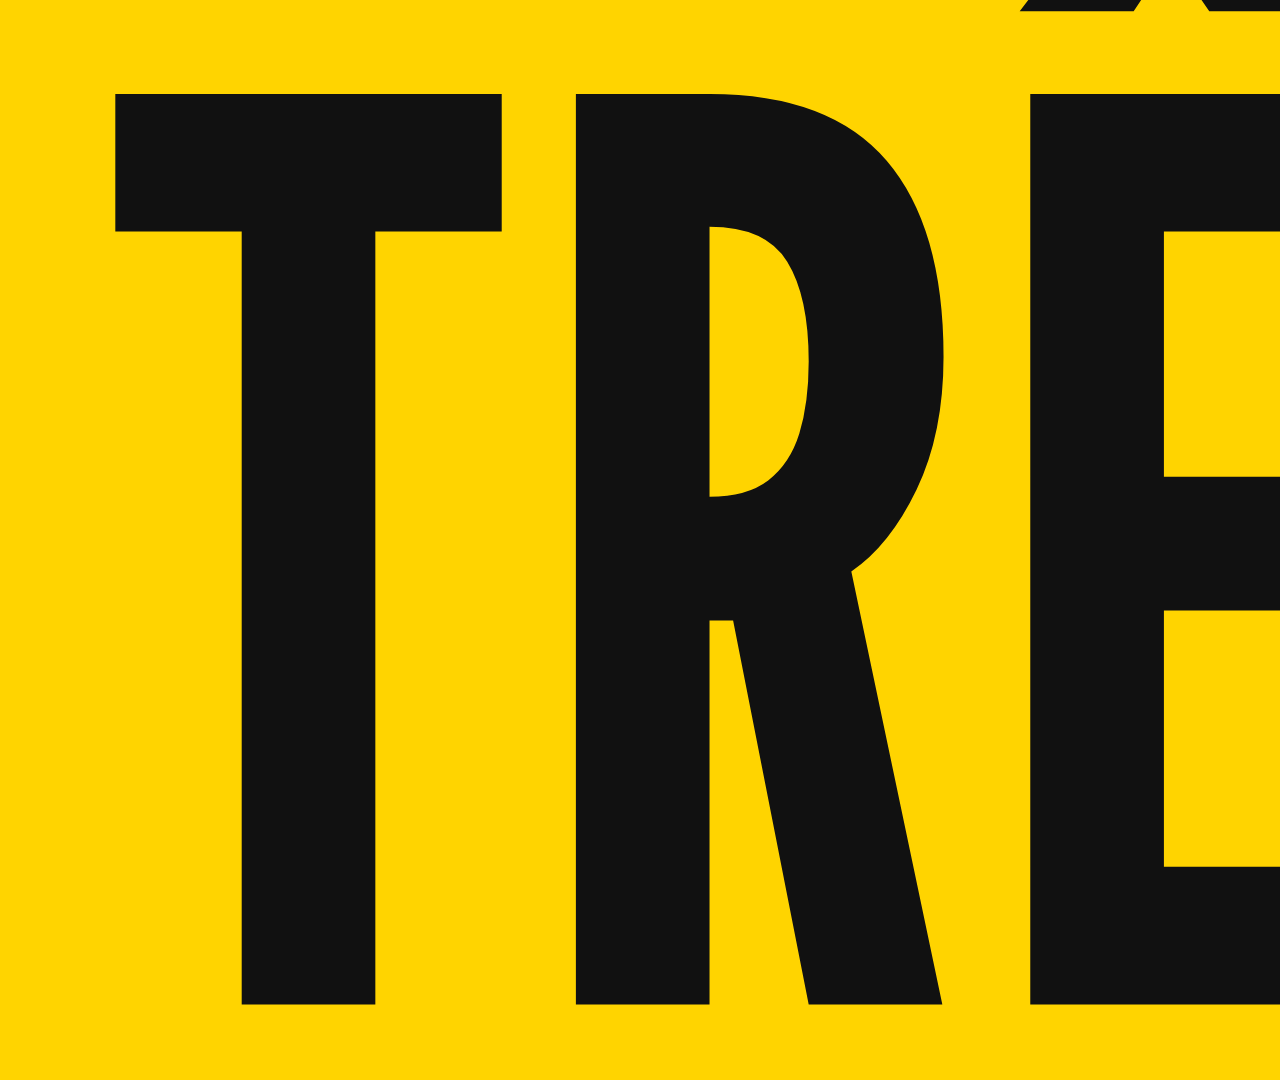
<file: skills/motion-studio/estilos/cartaz-gritado/projeto/index.html>
<!doctype html>
<html lang="pt-BR">
<head>
<meta charset="UTF-8" />
<meta name="viewport" content="width=1920, height=1080" />
<link rel="stylesheet" href="https://fonts.googleapis.com/css2?family=League+Gothic&family=Archivo+Black&display=swap">
<script src="https://cdn.jsdelivr.net/npm/gsap@3.14.2/dist/gsap.min.js"></script>
<style>
  html,body{margin:0;background:#FFD400;overflow:hidden}
  #root{position:relative;width:1920px;height:1080px;overflow:hidden;background:#FFD400}
  #cv{position:absolute;left:0;top:0;width:1920px;height:1080px}
  .pre{position:absolute;left:-9999px;top:0}
</style>
</head>
<body>
<div id="root" data-composition-id="main" data-start="0" data-duration="12" data-width="1920" data-height="1080">
  <canvas id="cv" width="1920" height="1080"></canvas>
</div>
<!-- as fontes do canvas só carregam se alguém na página usar -->
<span class="pre" style="font:400 40px 'League Gothic'">TRÊS ERROS 321</span>
<span class="pre" style="font:400 40px 'Archivo Black'">PROMPT CONTEXTO</span>
<script src="motor.js"></script>
</body>
</html>
</file>
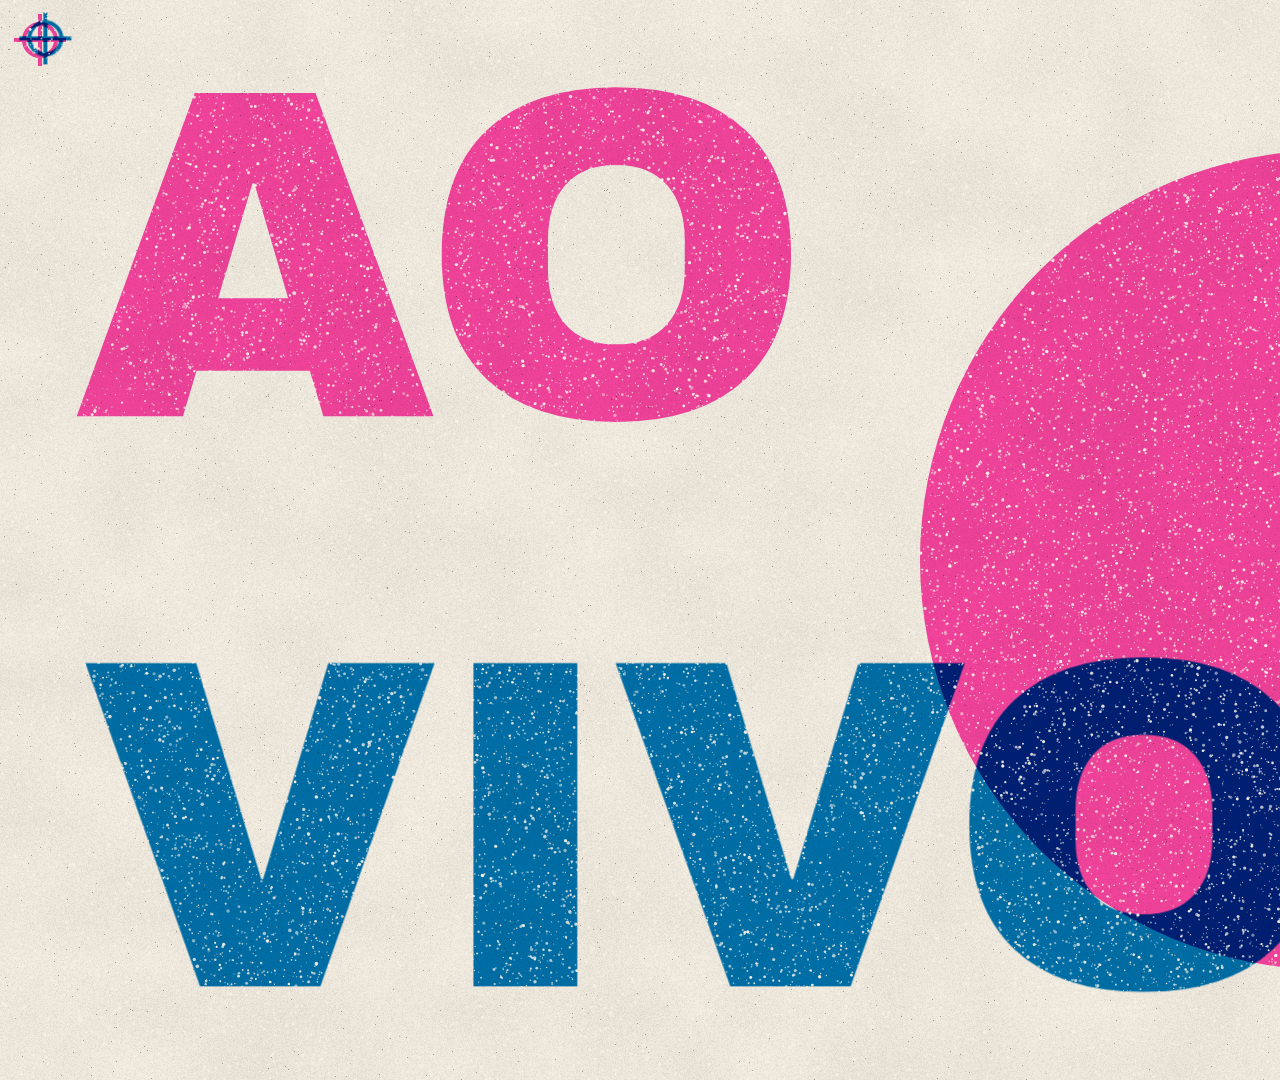
<file: skills/motion-studio/estilos/cartaz-risografia/projeto/index.html>
<!doctype html>
<html lang="pt-BR">
<head>
<meta charset="UTF-8" />
<meta name="viewport" content="width=1920, height=1080" />
<link rel="stylesheet" href="https://fonts.googleapis.com/css2?family=Archivo+Black&family=Space+Mono:wght@700&display=swap">
<script src="https://cdn.jsdelivr.net/npm/gsap@3.14.2/dist/gsap.min.js"></script>
<style>
  html,body{margin:0;background:#F5F0E6;overflow:hidden}
  #root{position:relative;width:1920px;height:1080px;overflow:hidden;background:#F5F0E6}
  #cv{position:absolute;left:0;top:0;width:1920px;height:1080px}
  .pre{position:absolute;left:-9999px;top:0}
</style>
</head>
<body>
<div id="root" data-composition-id="main" data-start="0" data-duration="12" data-width="1920" data-height="1080">
  <canvas id="cv" width="1920" height="1080"></canvas>
</div>
<!-- as fontes do canvas só carregam se alguém na página usar -->
<span class="pre" style="font:400 40px 'Archivo Black'">AO VIVO CODE NOVO VÍDEO</span>
<span class="pre" style="font:700 40px 'Space Mono'">TODA QUARTA</span>
<script src="motor.js"></script>
</body>
</html>
</file>
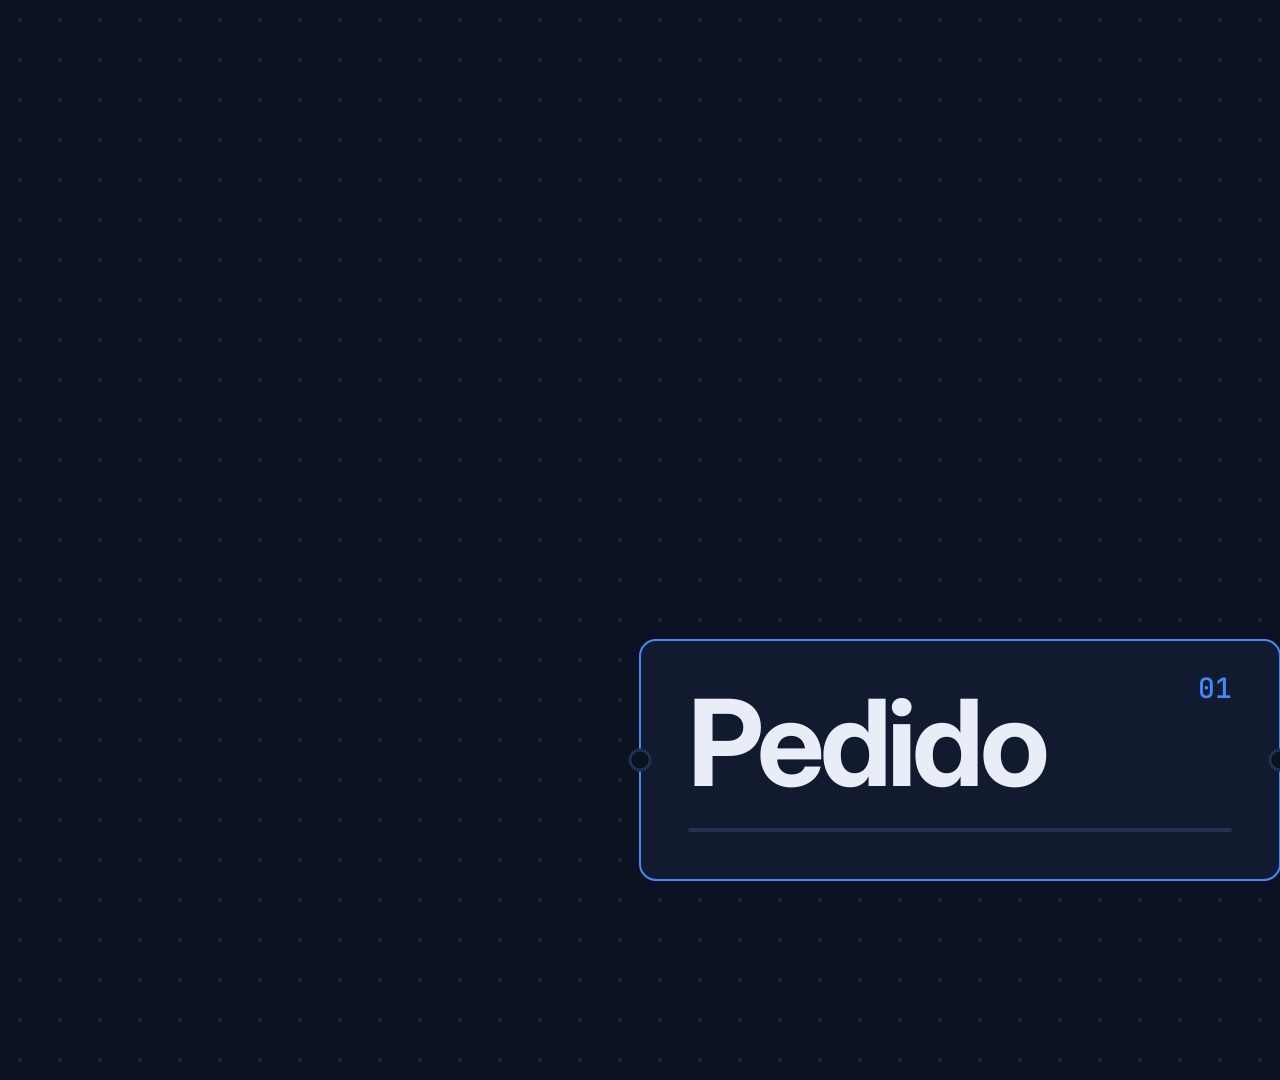
<file: skills/motion-studio/estilos/diagrama-azul-marinho/projeto/index.html>
<!doctype html>
<html lang="pt-BR">
<head>
<meta charset="UTF-8" />
<meta name="viewport" content="width=1920, height=1080" />
<link rel="stylesheet" href="https://fonts.googleapis.com/css2?family=Inter:wght@500;700&family=JetBrains+Mono:wght@500&display=swap">
<script src="https://cdn.jsdelivr.net/npm/gsap@3.14.2/dist/gsap.min.js"></script>
<style>
  html,body{margin:0;background:#0B1220;overflow:hidden}
  #root{position:relative;width:1920px;height:1080px;overflow:hidden;background:#0B1220}
  #cv{position:absolute;left:0;top:0;width:1920px;height:1080px}
  .pre{position:absolute;left:-9999px;top:0}
</style>
</head>
<body>
<div id="root" data-composition-id="main" data-start="0" data-duration="12" data-width="1920" data-height="1080">
  <canvas id="cv" width="1920" height="1080"></canvas>
</div>
<!-- as fontes do canvas só carregam se alguém na página usar -->
<span class="pre" style="font:700 40px 'Inter'">Pedido Plano Código Teste No ar</span>
<span class="pre" style="font:500 40px 'Inter'">rótulo</span>
<span class="pre" style="font:500 40px 'JetBrains Mono'">01 02 03</span>
<script src="motor.js"></script>
</body>
</html>
</file>
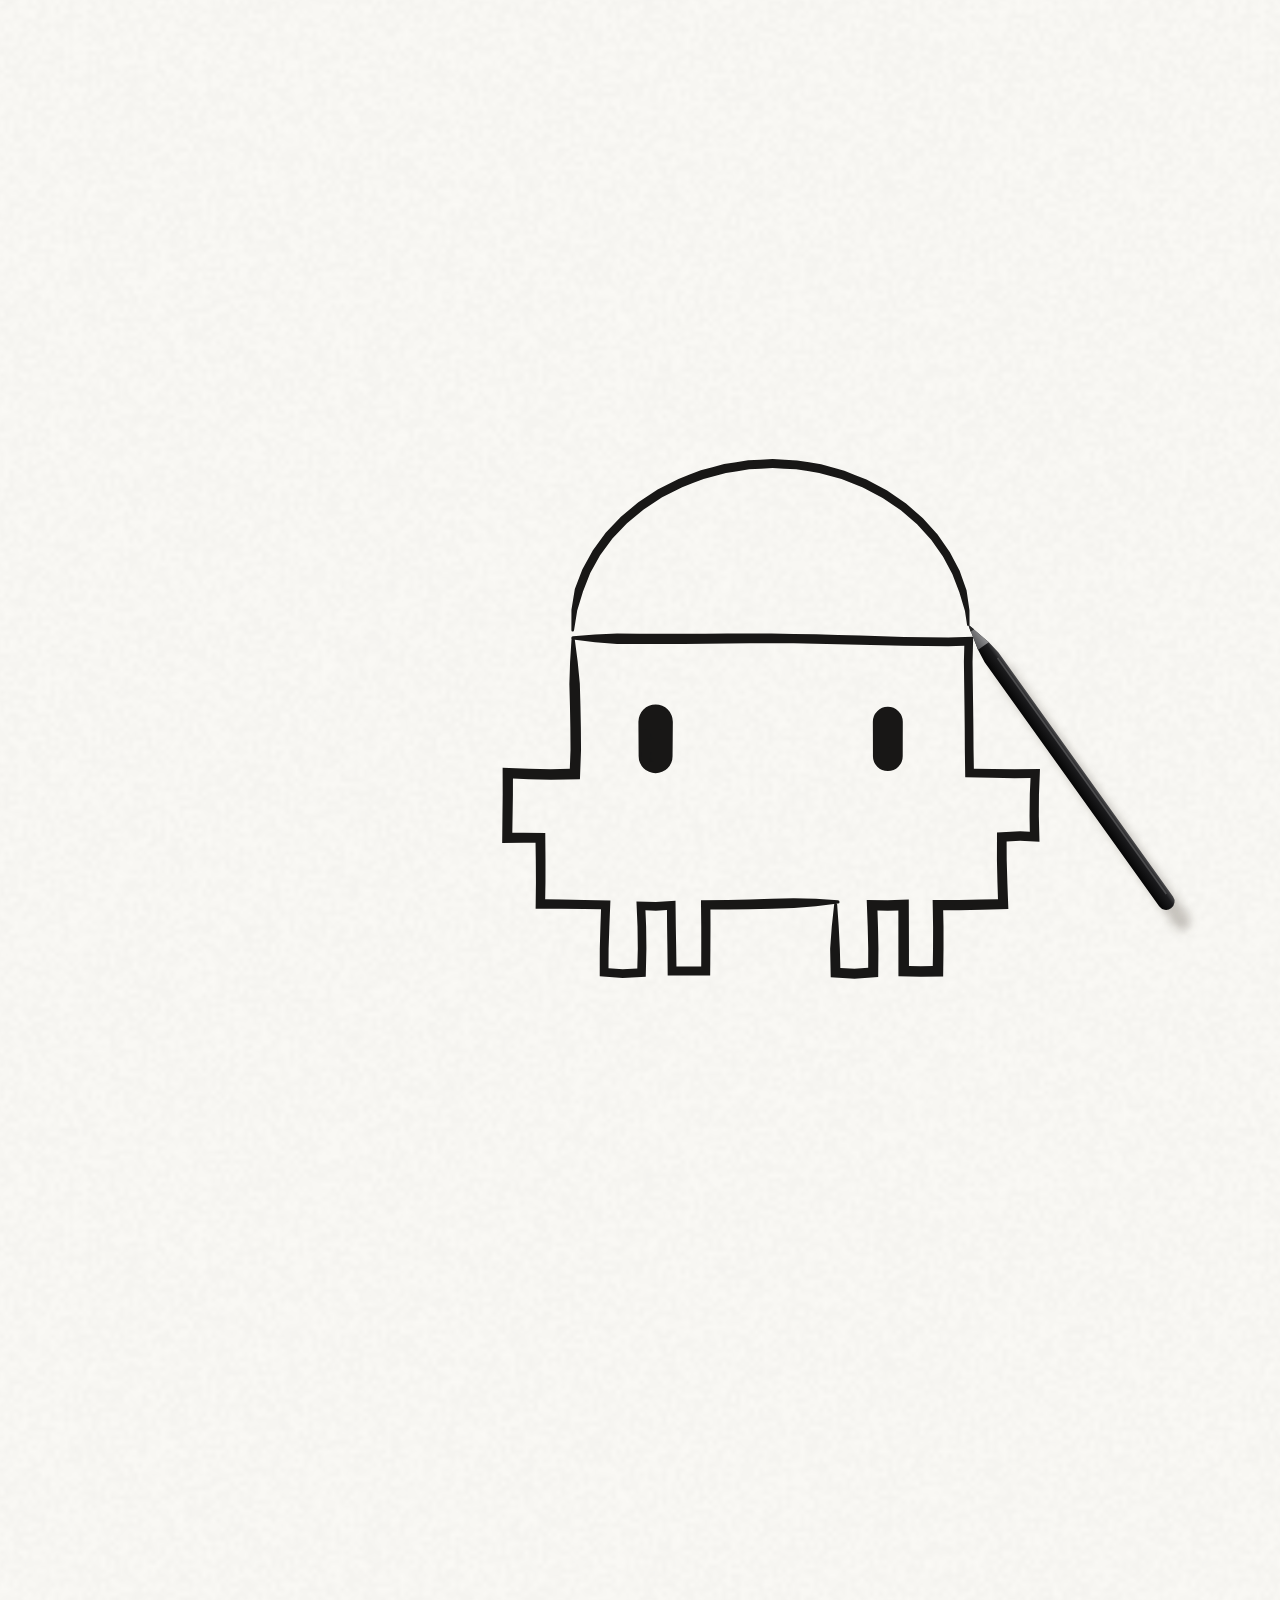
<file: skills/motion-studio/estilos/dirigivel-a-lapis/projeto/index.html>
<!doctype html>
<html lang="pt-BR">
<head>
<meta charset="UTF-8" />
<meta name="viewport" content="width=1600, height=1600" />
<script src="https://cdn.jsdelivr.net/npm/gsap@3.14.2/dist/gsap.min.js"></script>
<style>html,body{margin:0;background:#faf9f5;overflow:hidden}#root{position:relative;width:1600px;height:1600px;overflow:hidden}#cv{position:absolute;left:0;top:0;width:1600px;height:1600px}</style>
</head>
<body>
<div id="root" data-composition-id="main" data-start="0" data-duration="28.6" data-width="1600" data-height="1600">
  <canvas id="cv" width="1600" height="1600"></canvas>
</div>
<script src="cena.js"></script>
<script src="motor.js"></script>
</body>
</html>
</file>
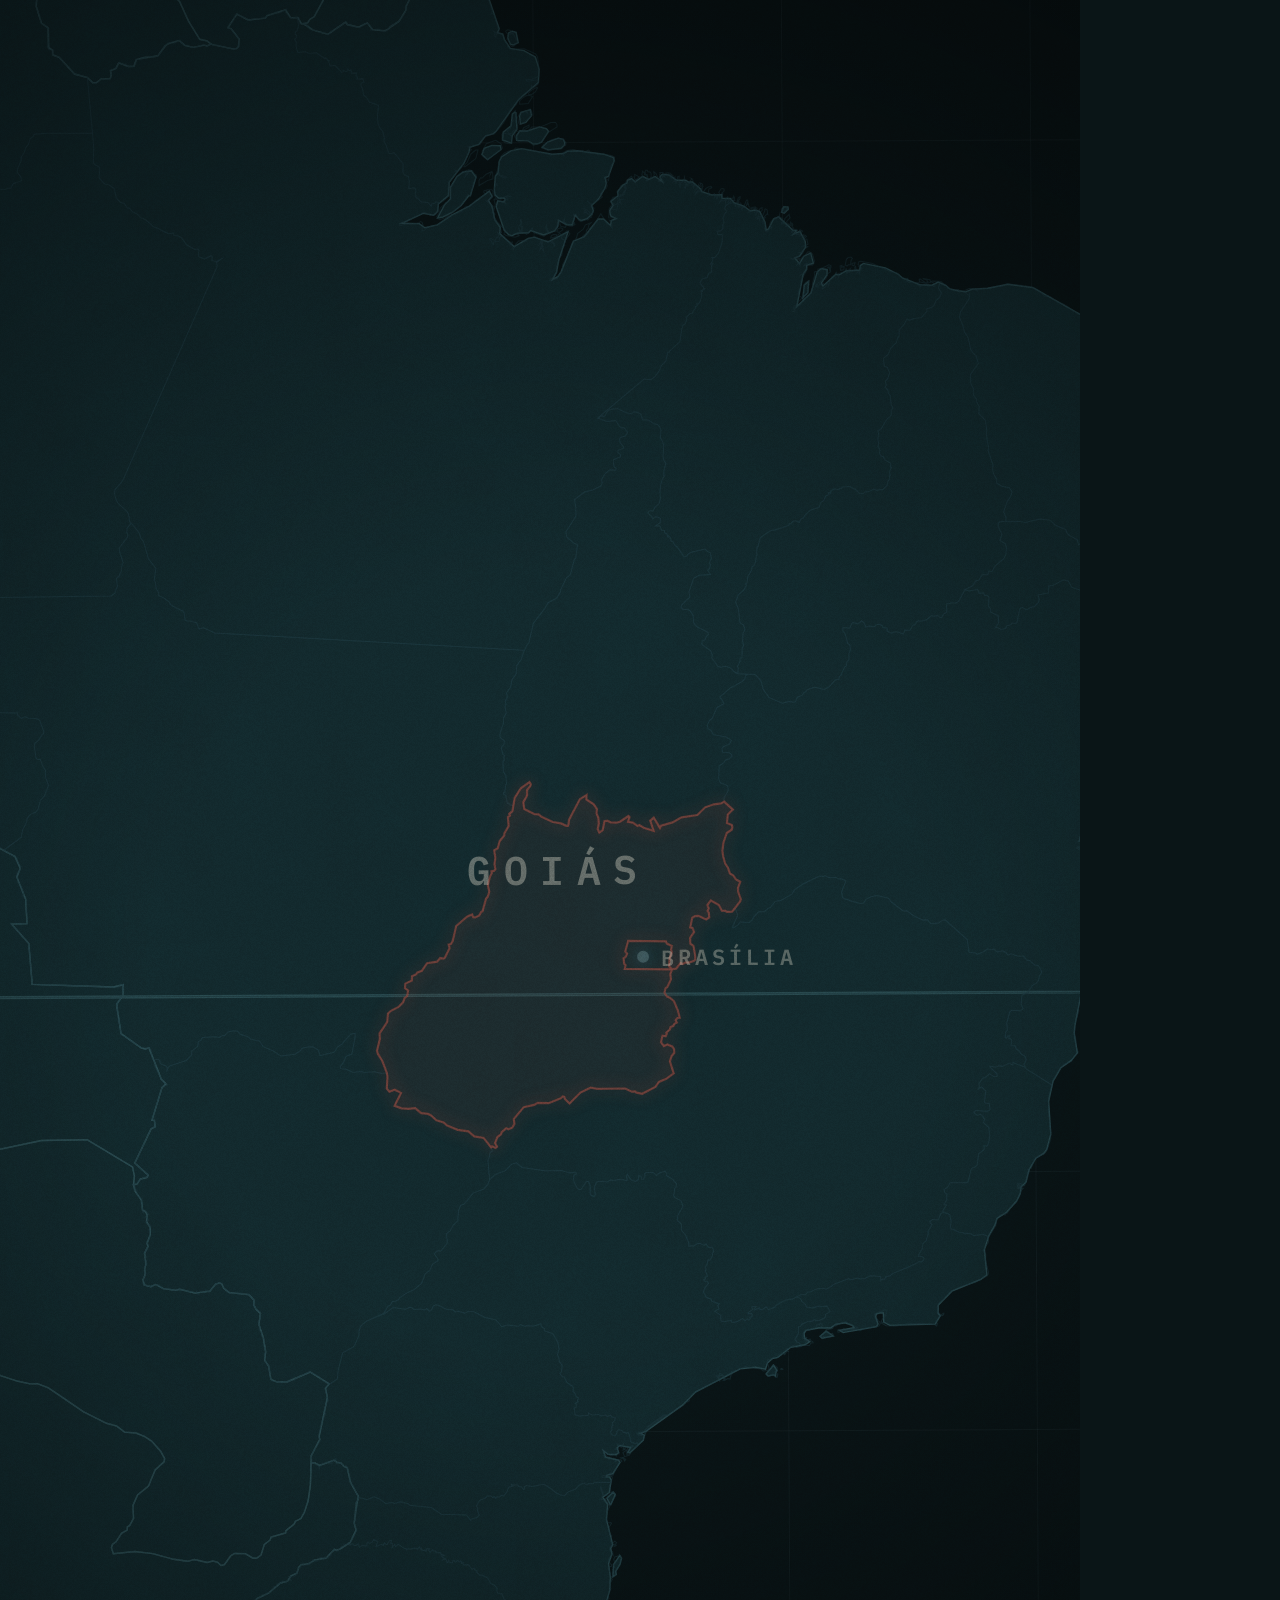
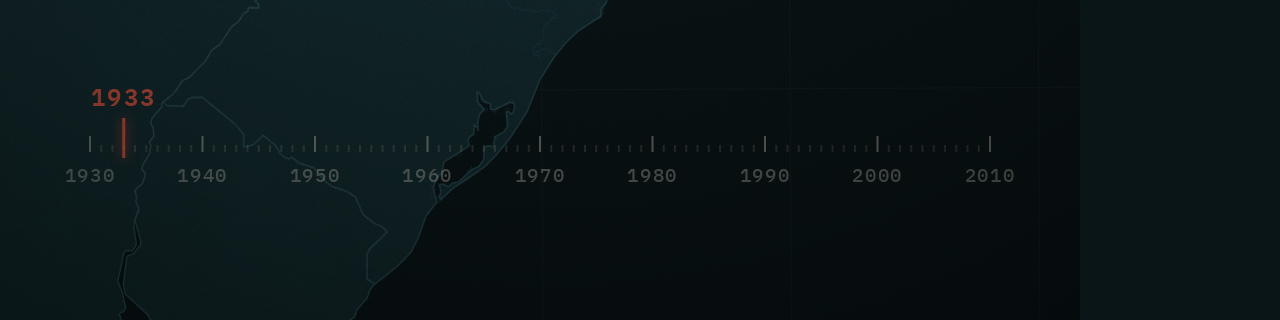
<file: skills/motion-studio/estilos/documentario-continuo/projeto/index.html>
<!doctype html>
<html lang="pt-BR">
<head>
<meta charset="utf-8">
<title>Documentário contínuo</title>
<link rel="stylesheet" href="fonts/fonts.css">
<style>
  html,body{margin:0;background:#0A1517;overflow:hidden}
  canvas{display:block}
  body:not(.render) canvas{max-height:100vh;max-width:100vw;margin:auto}
</style>
<script src="lib/motion.js"></script>
<script src="mapa.js"></script>
<script src="roteiro.js"></script>
<script src="narracao.js"></script>
</head>
<body>
<canvas id="c"></canvas>
<script src="filme.js"></script>
</body>
</html>
</file>
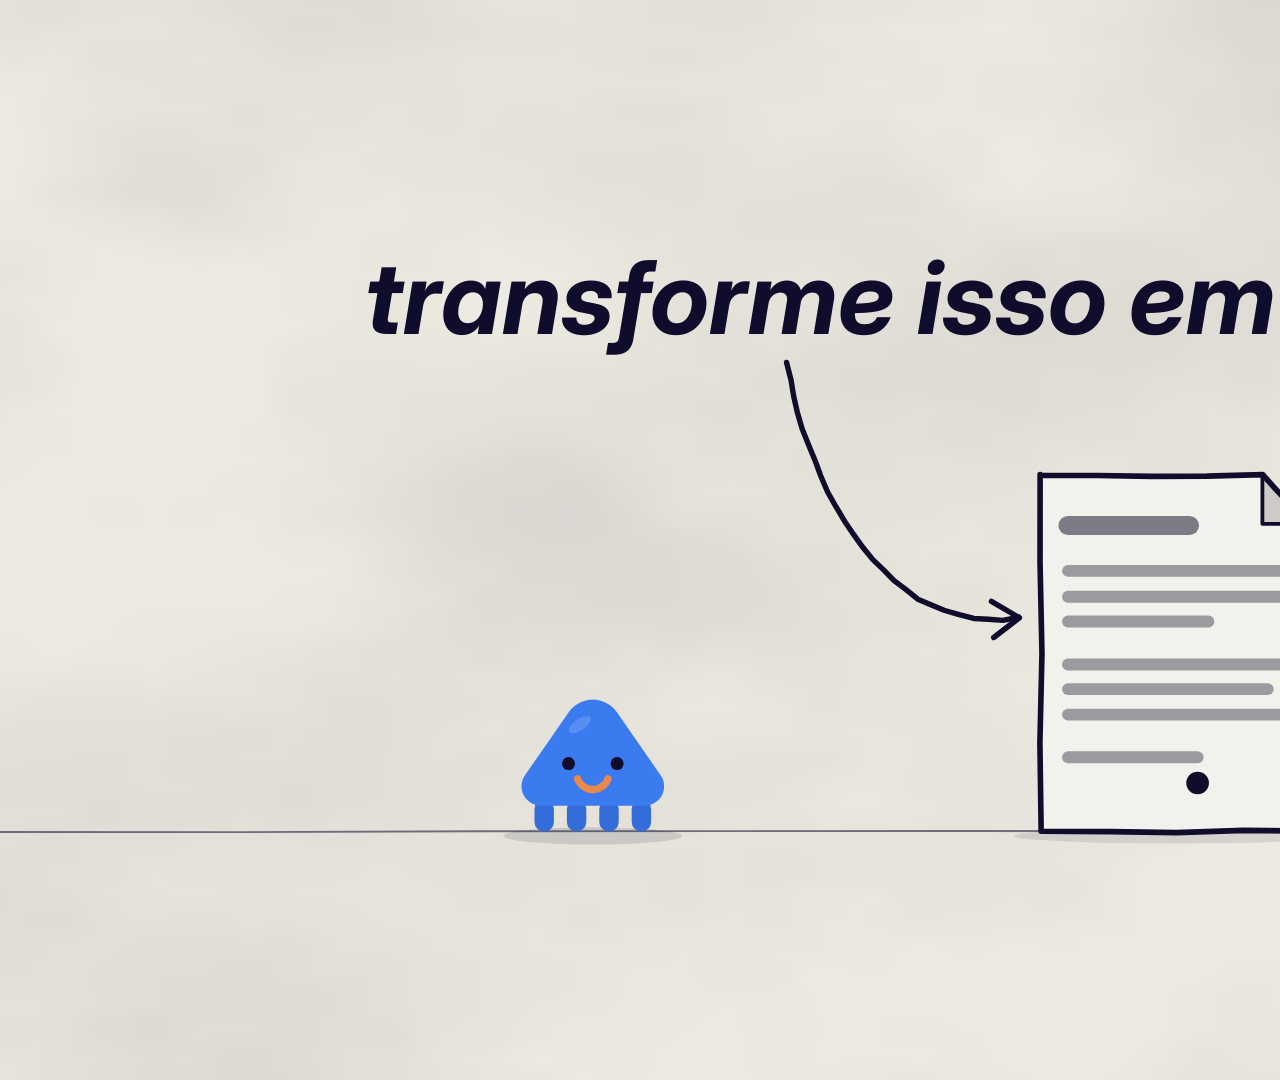
<file: skills/motion-studio/estilos/documento-vira-video/projeto/index.html>
<!doctype html>
<html lang="pt-BR">
<head>
<meta charset="UTF-8" />
<meta name="viewport" content="width=1920, height=1080" />
<title>documento-vira-video · composição HyperFrames</title>
<link rel="preconnect" href="https://fonts.googleapis.com" />
<link rel="preconnect" href="https://fonts.gstatic.com" crossorigin />
<link rel="stylesheet" href="https://fonts.googleapis.com/css2?family=Inter:ital,wght@1,700&display=swap" />
<script src="https://cdn.jsdelivr.net/npm/gsap@3.14.2/dist/gsap.min.js"></script>
<style>
  * { margin: 0; padding: 0; box-sizing: border-box; }
  html, body { width: 1920px; height: 1080px; overflow: hidden; background: #000; }
  #root { position: relative; width: 1920px; height: 1080px; overflow: hidden; }
  #tela { position: absolute; left: 0; top: 0; width: 1920px; height: 1080px; display: block; }
  .fonte-oculta { position: absolute; left: -9999px; top: -9999px; opacity: 0; pointer-events: none; }
</style>
</head>
<body>
<div id="root" data-composition-id="main" data-start="0" data-duration="5" data-width="1920" data-height="1080">
  <canvas id="tela" width="1920" height="1080"></canvas>
  <span class="fonte-oculta" style="font-family: 'Inter'; font-weight: 700; font-style: italic;">Inter</span>
  <span class="fonte-oculta" style="font-family: 'Inter'; font-weight: 800;">Inter</span>
</div>
<script type="module">
  // Estilo modelado no formato da Biblioteca de motion: style.render(ctx, t, theme, w, h), loop de 5 s, render(0) === render(5).
  // Troque o tema (cores em hex, fonte, name = a frase/o nome em tela) sem mexer no estilo.js.
  import { style } from './estilo.js';
  const tema = { ...style.theme, font: 'Inter' };
  const canvas = document.getElementById('tela');
  const ctx = canvas.getContext('2d', { alpha: false });
  const W = 1920, H = 1080, LOOP = 5;

  function desenha(t) {
    ctx.save();
    ctx.setTransform(1, 0, 0, 1, 0, 0);
    ctx.globalAlpha = 1;
    ctx.globalCompositeOperation = 'source-over';
    ctx.filter = 'none';
    ctx.shadowBlur = 0;
    ctx.fillStyle = tema.bg; ctx.fillRect(0, 0, W, H);
    style.render(ctx, ((t % LOOP) + LOOP) % LOOP, tema, W, H);
    ctx.restore();
  }

  // Relógio único: a timeline anda p.t de 0 a 5 e cada atualização redesenha o quadro.
  const p = { t: 0 };
  const tl = gsap.timeline({ paused: true });
  tl.to(p, { t: LOOP, duration: LOOP, ease: 'none', onUpdate: () => desenha(p.t) }, 0);
  window.__timelines = window.__timelines || {};
  window.__timelines.main = tl;
  document.fonts.ready.then(() => desenha(tl.time()));
  desenha(0);
</script>
</body>
</html>
</file>
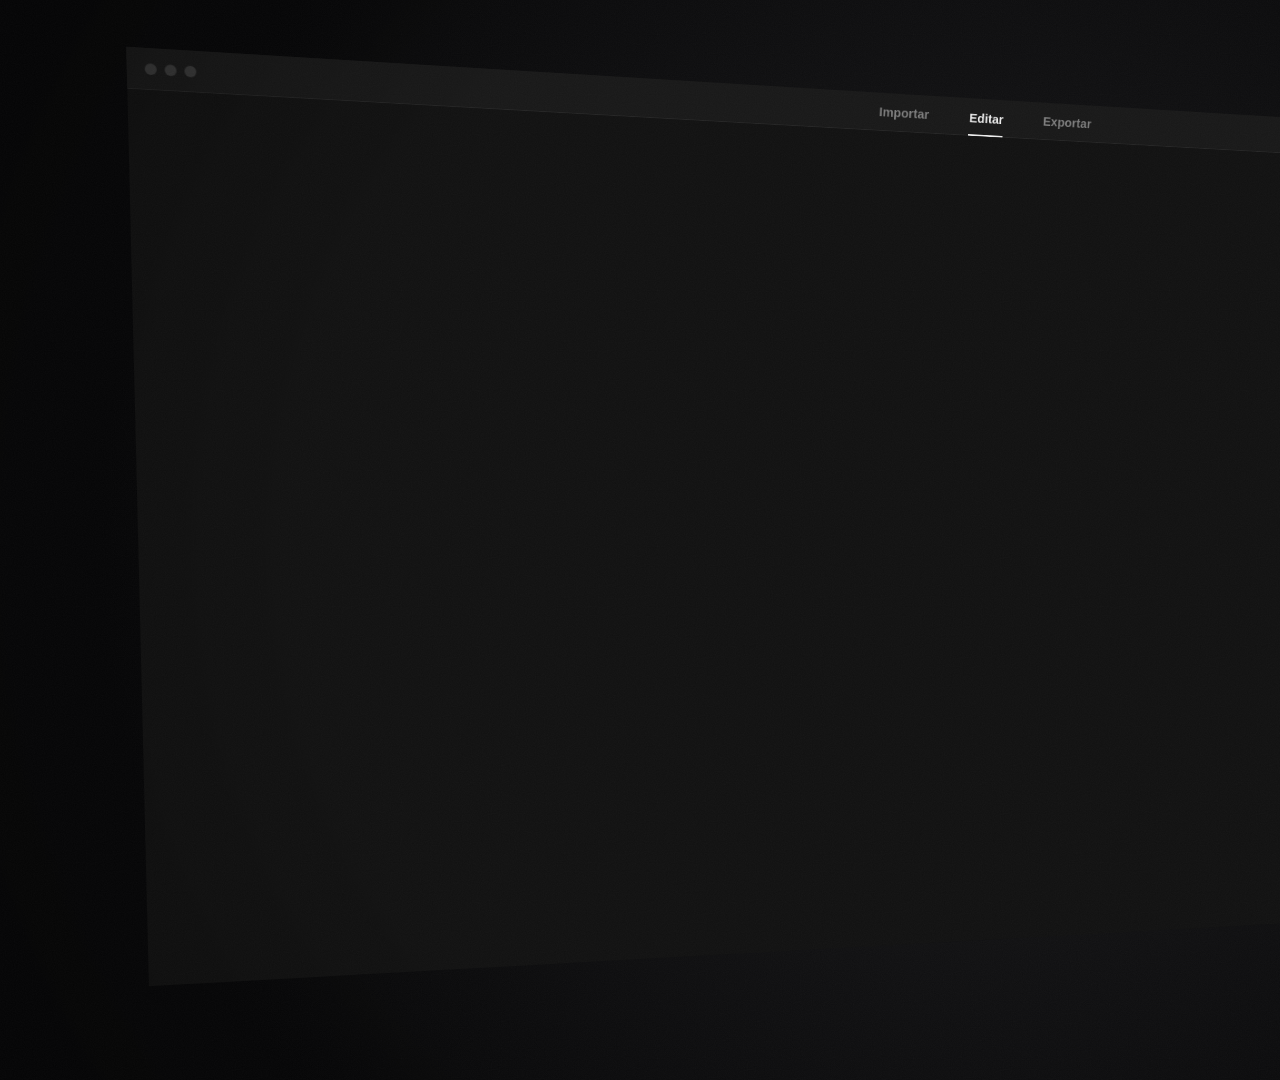
<file: skills/motion-studio/estilos/editor-ia/projeto/index.html>
<!doctype html>
<html lang="pt-BR">
<head>
<meta charset="UTF-8" />
<meta name="viewport" content="width=1920, height=1080" />
<link rel="stylesheet" href="https://api.fontshare.com/v2/css?f[]=switzer@400,500,600,700,800&display=swap">
<link rel="stylesheet" href="https://fonts.googleapis.com/css2?family=Instrument+Serif:ital@1&display=swap">
<link rel="stylesheet" href="https://fonts.googleapis.com/css2?family=Lora:wght@600&family=Fraunces:wght@700&display=swap">
<script src="https://cdn.jsdelivr.net/npm/gsap@3.14.2/dist/gsap.min.js"></script>
<style>
  :root { --win:#121212; --bar:#191919; --panel:#1d1d1d; --row:#232323; --line:#262626; --line2:#2b2b2b; --tile:#2d2d2d;
    --t1:#ededed; --t2:#e2e2e2; --t3:#7e7e7e; --clay:#d97757;
    --vid:#4c478a; --vide:#7c76c4; --aud:#234a3a; --aude:#3c7f61; --wave:#7fdcae; }
  * { margin:0; padding:0; box-sizing:border-box; }
  html,body { width:1920px; height:1080px; overflow:hidden; background:#070708; font-family:Switzer,sans-serif; color:var(--t1); }
  #root { position:relative; width:1920px; height:1080px; overflow:hidden; background:radial-gradient(circle at 50% 50%, #1b1b1d 0%, #070708 78%); perspective:2600px; }
  #cam { position:absolute; inset:0; transform-origin:0 0; transform-style:preserve-3d; }
  #app { position:absolute; inset:0; background:var(--win); transform-style:preserve-3d; }
  .bar { position:absolute; left:0; top:0; width:1920px; height:44px; background:var(--bar); border-bottom:1px solid var(--line); display:flex; align-items:center; justify-content:center; gap:50px; font-size:15px; font-weight:600; color:var(--t3); }
  .bar .on { color:var(--t1); box-shadow:0 2px 0 var(--t1); padding:12px 0 11px; }
  .bar .dots { position:absolute; left:18px; display:flex; gap:8px; }
  .bar .dots i { width:12px; height:12px; border-radius:50%; background:#3a3a3a; }
  .p { position:absolute; background:var(--panel); border-radius:8px; overflow:hidden; }
  .p.focus::after { content:''; position:absolute; inset:0; border:2px solid var(--clay); border-radius:8px; pointer-events:none; }
  .hd { height:34px; display:flex; align-items:center; gap:24px; padding:0 16px; font-size:14px; font-weight:600; color:var(--t3); border-bottom:1px solid var(--line); }
  .hd .on { color:var(--t1); box-shadow:0 2px 0 var(--t1); padding:8px 0 7px; }
  #src { left:8px; top:52px; width:552px; height:560px; }
  #prog { left:568px; top:52px; width:872px; height:560px; }
  #ai { left:1448px; top:52px; width:464px; height:1020px; }
  #bin { left:8px; top:620px; width:472px; height:452px; }
  #tools { left:488px; top:620px; width:40px; height:452px; display:flex; flex-direction:column; align-items:center; gap:21px; padding-top:18px; color:#bdbdbd; }
  #tools svg { width:21px; height:21px; }
  #tl { left:536px; top:620px; width:904px; height:452px; }
  .box { position:absolute; overflow:hidden; background:#000; }
  .scr { position:absolute; left:0; top:0; width:1920px; height:1080px; transform-origin:0 0; overflow:hidden; }
  .scr > svg { position:absolute; inset:0; width:1920px; height:1080px; }
  .ctrl { position:absolute; left:16px; right:16px; display:flex; align-items:center; justify-content:center; gap:30px; }
  .ctrl .tc { position:absolute; left:0; font-size:15px; font-weight:600; color:var(--t2); font-variant-numeric:tabular-nums; }
  .ctrl svg { width:17px; height:17px; }
  /* legenda e nome */
  .cap { position:absolute; left:0; right:0; bottom:72px; text-align:center; font-size:72px; font-weight:800; letter-spacing:-.03em; color:#fff; text-shadow:0 3px 16px rgba(0,0,0,.6); word-spacing:.14em; }
  .cap i { font-family:'Instrument Serif',serif; font-weight:400; font-size:92px; letter-spacing:-.01em; }
  .cap .live { padding:0 18px 4px; background:var(--clay); border-radius:12px; text-shadow:none; }
  .low { position:absolute; left:100px; bottom:150px; display:flex; background:rgba(22,20,18,.92); }
  .low u { width:12px; background:var(--clay); }
  .low div { padding:18px 56px 20px 26px; }
  .low b { display:block; font-size:50px; font-weight:800; letter-spacing:-.025em; line-height:1.1; }
  .low em { font-style:normal; font-size:26px; font-weight:500; color:#c9c9c9; }
  /* Claude */
  .who { display:flex; align-items:center; gap:14px; padding:26px 24px 18px; font-size:30px; font-weight:700; letter-spacing:-.02em; }
  .who svg { width:48px; height:48px; }
  .prompt { width:max-content; margin:0 22px 26px auto; padding:15px 22px; background:#2c2c2c; border-radius:14px; font-size:21px; font-weight:600; }
  .step { position:relative; display:flex; align-items:center; gap:16px; margin:0 18px 11px; height:66px; padding:0 18px; background:var(--row); border:1px solid var(--line2); border-radius:10px; font-size:21px; font-weight:600; color:var(--t3); }
  .step .ic { width:34px; height:34px; border-radius:8px; background:var(--tile); display:flex; align-items:center; justify-content:center; }
  .step .ic svg { width:19px; height:19px; }
  .step b { margin-left:auto; width:28px; height:28px; border-radius:50%; display:flex; align-items:center; justify-content:center; }
  .step.run { color:var(--t1); border:2px solid var(--clay); background:#262220; }
  .step.run b { border:3px solid #4a4a4a; border-top-color:var(--clay); }
  .step.ok { color:var(--t2); }
  .step.ok b { background:var(--clay); }
  .step.ok b svg { width:15px; height:15px; }
  .send { position:absolute; left:18px; right:18px; bottom:18px; height:62px; background:var(--row); border-radius:12px; }
  .send i { position:absolute; right:12px; top:13px; width:36px; height:36px; border-radius:50%; background:var(--clay); }
  .send i::after { content:''; position:absolute; left:12px; top:15px; border:7px solid transparent; border-bottom:10px solid #fff; border-top:0; }
  /* mídia */
  .search { margin:14px 16px 12px; height:32px; background:#242424; border-radius:6px; }
  .bingrid { display:grid; grid-template-columns:1fr 1fr; gap:12px; padding:0 16px; }
  .th { position:relative; height:112px; border-radius:6px; overflow:hidden; background-size:cover; background-position:center; }
  .th.sel { outline:3px solid var(--clay); outline-offset:-1px; }
  .th span { position:absolute; right:6px; bottom:5px; padding:1px 6px; background:rgba(0,0,0,.75); border-radius:4px; font-size:13px; font-weight:700; font-variant-numeric:tabular-nums; }
  .th em { position:absolute; left:6px; top:6px; width:24px; height:24px; border-radius:5px; background:#3a2a24; display:flex; align-items:center; justify-content:center; }
  .th em svg { width:16px; height:16px; }
  /* cor */
  .grade { padding:26px 28px; }
  .grade h4 { display:flex; justify-content:space-between; font-size:24px; font-weight:700; margin-bottom:36px; letter-spacing:-.01em; }
  .grade h4 small { padding:3px 10px; background:#2a2a2a; border-radius:5px; font-size:13px; color:var(--t3); }
  .grade label { display:flex; justify-content:space-between; font-size:19px; font-weight:600; color:var(--t2); margin-bottom:14px; font-variant-numeric:tabular-nums; }
  .track { position:relative; height:8px; border-radius:4px; margin-bottom:48px; background:#6d6d6d; }
  .track.tp { background:linear-gradient(90deg,#4f86c9,#9aa7a8 45%,#e3a84d); }
  .track u { position:absolute; top:-10px; width:28px; height:28px; margin-left:-14px; border-radius:50%; background:#e9e9e9; box-shadow:0 2px 6px rgba(0,0,0,.5); }
  /* linha do tempo */
  .tcbig { position:absolute; left:18px; top:46px; font-size:22px; font-weight:700; font-variant-numeric:tabular-nums; }
  .tcend { position:absolute; right:18px; top:50px; font-size:15px; font-weight:600; color:var(--t3); font-variant-numeric:tabular-nums; }
  .icons { position:absolute; left:440px; top:47px; display:flex; gap:20px; }
  .icons svg { width:20px; height:20px; }
  .ruler { position:absolute; left:96px; right:0; top:84px; height:26px; font-size:12px; color:#9a9a9a; font-variant-numeric:tabular-nums; background-image:repeating-linear-gradient(90deg,#3b3b3b 0 1px,transparent 1px 22px); background-size:100% 6px; background-repeat:no-repeat; background-position:0 20px; }
  .ruler span { position:absolute; top:1px; padding-left:4px; border-left:1px solid #5a5a5a; height:24px; }
  .rowl { position:absolute; left:14px; width:80px; height:54px; display:flex; align-items:center; gap:7px; font-size:12.5px; font-weight:700; color:#bbb; }
  .rowl b { padding:3px 6px; background:#2a2a2a; border-radius:4px; }
  .rowl svg { width:14px; height:14px; }
  .clip { position:absolute; height:54px; border-radius:5px; overflow:hidden; }
  .clip.vid { background-color:#10343a; background-size:96px 54px; border:1.5px solid var(--vide); }
  .clip.aud { background:var(--aud); border:1px solid var(--aude); }
  .clip.ai { border:3px solid var(--clay); background-size:cover; background-position:center; }
  .clip.gfx { background:#3e414b; border:1px solid #646876; }
  .clip svg { position:absolute; inset:0; width:100%; height:100%; }
  .hatch { position:absolute; top:0; height:100%; background:repeating-linear-gradient(-45deg,#d97757 0 7px,#2b211d 7px 19px); opacity:.88; border:1.5px solid var(--clay); }
  .cut { position:absolute; top:0; height:100%; width:2px; background:#0d0d0d; }
  .ph { position:absolute; top:84px; bottom:26px; width:2px; background:#fff; }
  .ph::before { content:''; position:absolute; left:-8px; top:0; width:18px; height:20px; background:#fff; clip-path:polygon(0 0,100% 0,100% 62%,50% 100%,0 62%); }
  .scroll { position:absolute; left:128px; right:60px; bottom:9px; height:7px; border-radius:4px; background:#3a3a3a; }
  /* barra de exportar */
  .exp { position:absolute; left:40px; right:40px; top:506px; display:flex; align-items:center; gap:18px; font-size:17px; font-weight:700; }
  .exp div { flex:1; height:9px; border-radius:5px; background:#333; overflow:hidden; }
  .exp i { display:block; height:100%; background:var(--clay); }
  /* cursor */
  #cur { position:absolute; width:40px; height:48px; z-index:40; filter:drop-shadow(0 3px 5px rgba(0,0,0,.5)); }
  #tag { position:absolute; z-index:40; display:flex; gap:8px; align-items:center; padding:7px 15px 7px 10px; background:#1a1513; border:2px solid var(--clay); border-radius:20px; font-size:18px; font-weight:700; white-space:nowrap; }
  #tag svg { width:20px; height:20px; }
  #ring { position:absolute; width:44px; height:44px; margin:-22px; border-radius:50%; border:3px solid var(--clay); opacity:.8; z-index:39; transform:scale(1.35); }
  #spark { position:absolute; width:74px; height:74px; z-index:38; }
  #streaks { position:absolute; inset:0; z-index:30; pointer-events:none; }
  #full { position:absolute; inset:0; z-index:50; display:none; }
  #fx { position:absolute; inset:0; z-index:90; pointer-events:none; }
  #fx i { position:absolute; inset:0; }
  .wipe { position:absolute; top:0; bottom:0; width:6px; margin-left:-3px; background:#fff; }
  .wtag { position:absolute; top:40px; padding:9px 20px; background:#141414; border-radius:8px; font-size:34px; font-weight:700; }
</style>
</head>
<body>
<div id="root" data-composition-id="main" data-start="0" data-duration="18" data-width="1920" data-height="1080">
  <span style="position:absolute;opacity:0;font:600 12px Lora">a</span><span style="position:absolute;opacity:0;font:700 12px Fraunces">a</span>
  <div id="cam"><div id="app">
    <div class="bar"><span class="dots"><i></i><i></i><i></i></span><span>Importar</span><span id="tEdit" class="on">Editar</span><span id="tExp">Exportar</span></div>
    <div class="p" id="src"></div>
    <div class="p" id="prog"></div>
    <div class="p" id="ai"></div>
    <div class="p" id="bin"></div>
    <div class="p" id="tools"></div>
    <div class="p" id="tl"></div>
  </div></div>
  <svg id="streaks" viewBox="0 0 1920 1080"></svg>
  <div id="spark"></div>
  <div id="ring"></div>
  <svg id="cur" viewBox="0 0 40 48"><path d="M3 3 L3 37 L13 28 L20 44 L27 41 L20 25 L34 25 Z" fill="#d97757" stroke="#fff" stroke-width="2.5" stroke-linejoin="round"/></svg>
  <div id="tag"></div>
  <div id="full"></div>
  <div id="fx"><i style="background:radial-gradient(circle at 50% 50%,transparent 58%,rgba(0,0,0,.34) 100%)"></i><i id="grain" style="opacity:.035"></i></div>
</div>
<script>
const CLAY='#d97757';
function rng(a){return()=>{a|=0;a=a+0x6d2b79f5|0;let t=Math.imul(a^a>>>15,1|a);t=t+Math.imul(t^t>>>7,61|t)^t;return((t^t>>>14)>>>0)/4294967296}}
const spark=(c=CLAY,w=9)=>{let d='';for(let i=0;i<12;i++){const a=i*Math.PI/6,l=i%2?44:50;d+=`M${50+Math.cos(a)*7} ${50+Math.sin(a)*7}L${50+Math.cos(a)*l} ${50+Math.sin(a)*l}`}return `<svg viewBox="0 0 100 100"><path d="${d}" stroke="${c}" stroke-width="${w}" stroke-linecap="round"/></svg>`};
const ic=(d,c='#c9c9c9')=>`<svg viewBox="0 0 24 24" fill="none" stroke="${c}" stroke-width="2" stroke-linecap="round" stroke-linejoin="round">${d}</svg>`;
const I={scissors:'<circle cx="6" cy="6" r="3"/><circle cx="6" cy="18" r="3"/><path d="M20 4 8.1 15.9M14.5 14.5 20 20M8.1 8.1 12 12"/>',film:'<rect x="3" y="4" width="18" height="16" rx="2"/><path d="M8 4v16M16 4v16"/>',cap:'<rect x="3" y="5" width="18" height="14" rx="2"/><path d="M7 11h10M7 15h6"/>',half:'<circle cx="12" cy="12" r="9"/><path d="M12 3a9 9 0 0 1 0 18z" fill="#c9c9c9"/>',low:'<rect x="3" y="5" width="18" height="14" rx="2"/><path d="M7 15h10"/>',up:'<path d="M12 15V4M7 9l5-5 5 5M4 16v3a1 1 0 0 0 1 1h14a1 1 0 0 0 1-1v-3"/>',check:'<path d="M5 12.5 10 17 19 7"/>',lock:'<rect x="6" y="11" width="12" height="9" rx="2"/><path d="M8.5 11V8a3.5 3.5 0 0 1 7 0v3"/>',eye:'<path d="M2 12s4-7 10-7 10 7 10 7-4 7-10 7-10-7-10-7z"/><circle cx="12" cy="12" r="3"/>',spk:'<path d="M5 9v6h4l5 4V5L9 9z"/>',arrow:'<path d="M5 3l14 9-6 2-3 6z" fill="#c9c9c9"/>',lines:'<path d="M4 7h16M4 12h10M4 17h13M16 9l4 3-4 3"/>',join:'<path d="M4 5v14M20 12H8M15 7l5 5-5 5"/>',pen:'<path d="M4 20l1-5L16 4l4 4L9 19z"/>',hash:'<path d="M9 3v18M15 3v18M3 9h18M3 15h18"/>',txt:'<path d="M5 20 12 4l7 16M8 14h8"/>',hand:'<path d="M8 12V6a1.5 1.5 0 0 1 3 0v5-7a1.5 1.5 0 0 1 3 0v7-5a1.5 1.5 0 0 1 3 0v9c0 4-3 6-6 6-4 0-5-3-8-8 1-1 3-1 5 1z"/>',T:'<path d="M5 6h14M12 6v14"/>',snap:'<path d="M6 4v8a6 6 0 0 0 12 0V4M6 8h4M14 8h4"/>',plus:'<circle cx="12" cy="12" r="9"/><path d="M12 8v8M8 12h8"/>',sq:'<rect x="5" y="5" width="14" height="14" rx="1.5"/>',arc:'<path d="M4 14c4-6 12-6 16 0"/>',prev:'<path d="M18 5 8 12l10 7zM5 5v14"/>',play:'<path d="M6 4l14 8-14 8z" fill="#ededed"/>',next:'<path d="M6 5l10 7-10 7zM19 5v14"/>'};
// A cena desenhada: nada de foto. Mesma geometria nas duas cores; o ajuste de cor troca a paleta.
const COOL={w0:'#2a6a72',w1:'#0a2329',glow:'#f7d995',g:.5,back:'#4fb4c4',bg:.3,fig:'#06151a',face:'#0d2a31',rimL:'#7fc4bb',rimR:'#7fc4bb',shelf:'#071a20',wood:'#0f3138',leaf0:'#123f42',leaf1:'#0c3035',pot:'#061418',book0:'#1b4a52',book1:'#143c44',book2:'#256069',lamp:'#fbe7ad',neon:'#f6b08a',sign:'#071418'};
const WARM={w0:'#5d6a4e',w1:'#1b2017',glow:'#f9d27c',g:.9,back:'#f0a35e',bg:.42,fig:'#1b120d',face:'#33221a',rimL:'#c88356',rimR:'#b9c2a0',shelf:'#14100b',wood:'#3c3423',leaf0:'#46592f',leaf1:'#334424',pot:'#17120d',book0:'#a08a5e',book1:'#7a6a48',book2:'#c2a878',lamp:'#fff2bc',neon:'#ff9a5c',sign:'#120c08'};
let uid=0;
// folha chata: nasce no caule e abre para fora, com a nervura em tom mais escuro
const leaf=(x,y,len,wid,rot,c,v)=>`<g transform="translate(${x} ${y}) rotate(${rot})"><path d="M0 0C${wid} ${-len*.3} ${wid*.8} ${-len*.75} 0 ${-len}C${-wid*.8} ${-len*.75} ${-wid} ${-len*.3} 0 0Z" fill="${c}"/><path d="M0 0V${-len*.92}" stroke="${v}" stroke-width="3"/></g>`;
function scene(T){const u=++uid;
const glow=(cx,cy,r,id)=>`<circle cx="${cx}" cy="${cy}" r="${r}" fill="url(#${id}${u})"/>`;
// vaso de planta à esquerda, iluminado por trás
const plant=[[-34,300,74,-52,T.leaf1],[-22,350,84,-30,T.leaf0],[-6,410,84,-12,T.leaf1],[10,390,86,10,T.leaf0],[22,340,82,30,T.leaf1],[32,280,72,54,T.leaf0],[-14,250,62,-70,T.leaf0],[18,240,60,70,T.leaf1]].map(([dx,l,w,r,c])=>leaf(190+dx,800,l,w,r,c,T.shelf)).join('');
const ribs=[0,1,2,3,4,5,6].map(i=>`<path d="M${86+i*34} 802L${98+i*29} 1080" stroke="${T.shelf}" stroke-width="5"/>`).join('');
// estante à direita: duas prateleiras com luminária, livros, placa, planta pendente e um vasinho
const books=(x,y,n)=>{let s='';const C=[T.book0,T.book1,T.book2];for(let i=0;i<n;i++)s+=`<rect x="${x+(i%2)*9}" y="${y-(i+1)*25}" width="${176-(i%2)*18}" height="23" rx="2" fill="${C[i%3]}"/>`;return s};
const vine=`<path d="M1520 0C1530 90 1510 180 1524 270" fill="none" stroke="${T.shelf}" stroke-width="4"/>`+[0,1,2,3,4,5,6].map(i=>leaf(1522+(i%2?4:-4),24+i*38,62,20,i%2?118:-118,i%2?T.leaf0:T.leaf1,T.shelf)).join('');
return `<svg viewBox="0 0 1920 1080" xmlns="http://www.w3.org/2000/svg"><defs>
<radialGradient id="w${u}" cx=".5" cy=".42" r=".78"><stop offset="0" stop-color="${T.w0}"/><stop offset="1" stop-color="${T.w1}"/></radialGradient>
<radialGradient id="g${u}"><stop offset="0" stop-color="${T.glow}" stop-opacity="${T.g}"/><stop offset=".5" stop-color="${T.glow}" stop-opacity="${T.g*.34}"/><stop offset="1" stop-color="${T.glow}" stop-opacity="0"/></radialGradient>
<radialGradient id="b${u}"><stop offset="0" stop-color="${T.back}" stop-opacity="${T.bg}"/><stop offset=".6" stop-color="${T.back}" stop-opacity="${T.bg*.3}"/><stop offset="1" stop-color="${T.back}" stop-opacity="0"/></radialGradient></defs>
<rect width="1920" height="1080" fill="url(#w${u})"/>
${glow(180,760,420,'b')}
${plant}<path d="M60 800H320L286 1080H94Z" fill="${T.pot}"/>${ribs}<rect x="52" y="790" width="276" height="22" rx="6" fill="${T.shelf}"/>
${glow(1650,560,330,'g')}
<rect x="1420" y="0" width="16" height="1080" fill="${T.shelf}"/><rect x="1860" y="0" width="16" height="1080" fill="${T.shelf}"/>
<rect x="1420" y="292" width="500" height="16" fill="${T.wood}"/><rect x="1420" y="680" width="500" height="18" fill="${T.wood}"/><rect x="1420" y="960" width="500" height="18" fill="${T.wood}"/>
${vine}
<rect x="1610" y="204" width="228" height="88" rx="8" fill="${T.sign}"/><text x="1724" y="266" text-anchor="middle" font-family="Switzer,sans-serif" font-weight="800" font-size="46" letter-spacing="1" fill="${T.neon}">NO AR</text>
<rect x="1636" y="668" width="84" height="12" rx="4" fill="${T.shelf}"/><rect x="1672" y="490" width="10" height="180" fill="${T.shelf}"/><path d="M1616 492H1738L1716 468H1638Z" fill="${T.lamp}"/>
${books(1460,960,4)}${books(1680,680-0,0)}
<path d="M455 1080C455 830 620 700 760 680H1030C1170 700 1335 830 1335 1080Z" fill="${T.fig}"/><path d="M455 1080C455 830 620 700 760 680" fill="none" stroke="${T.rimL}" stroke-width="5"/><path d="M1030 680C1170 700 1335 830 1335 1080" fill="none" stroke="${T.rimR}" stroke-width="4"/>
<path d="M690 770C690 680 770 640 830 668H960C1020 640 1100 680 1100 770C1020 830 770 830 690 770Z" fill="${T.fig}"/><path d="M690 770C690 680 770 640 830 668" fill="none" stroke="${T.rimL}" stroke-width="4"/><path d="M960 668C1020 640 1100 680 1100 770" fill="none" stroke="${T.rimR}" stroke-width="3"/>
<path d="M822 620H968V740C940 790 850 790 822 740Z" fill="${T.face}"/>
<ellipse cx="768" cy="512" rx="15" ry="36" fill="${T.face}"/><ellipse cx="1022" cy="512" rx="15" ry="36" fill="${T.face}"/>
<path d="M895 340C800 340 772 420 776 510C784 630 840 712 895 712S1006 630 1014 510C1018 420 990 340 895 340Z" fill="${T.face}"/><path d="M776 510C784 630 840 712 895 712" fill="none" stroke="${T.rimL}" stroke-width="4" opacity=".85"/><path d="M1014 510C1006 630 950 712 895 712" fill="none" stroke="${T.rimR}" stroke-width="3" opacity=".7"/>
<path d="M772 490C756 440 752 390 764 340C768 308 786 292 806 284Q818 274 828 258Q842 270 854 274Q870 250 892 240Q906 256 920 260Q942 240 970 242Q976 260 980 274Q1004 280 1022 302C1038 332 1036 410 1018 490C1010 440 992 410 950 400C890 388 826 396 800 430C786 448 778 468 772 490Z" fill="${T.fig}"/><path d="M772 490C756 440 752 390 764 340C768 308 786 292 806 284Q818 274 828 258Q842 270 854 274Q870 250 892 240" fill="none" stroke="${T.rimL}" stroke-width="4" stroke-linejoin="round"/><path d="M892 240Q906 256 920 260Q942 240 970 242Q976 260 980 274Q1004 280 1022 302C1038 332 1036 410 1018 490" fill="none" stroke="${T.rimR}" stroke-width="3" stroke-linejoin="round"/><path d="M814 392Q830 346 866 322M868 384Q888 342 930 316M932 388Q952 352 988 336" fill="none" stroke="${T.rimR}" stroke-width="3" stroke-linecap="round" opacity=".32"/>
<path d="M720 778C800 830 990 830 1070 778L1000 720C960 800 830 800 790 720Z" fill="${T.fig}"/><path d="M790 720C830 800 960 800 1000 720" fill="none" stroke="${T.rimR}" stroke-width="3" opacity=".5"/>
<path d="M856 792C852 832 858 872 852 930M934 792C938 832 932 872 938 930" fill="none" stroke="${T.rimR}" stroke-width="5" stroke-linecap="round" opacity=".6"/>
<path d="M1920 462 1663 421 1496 573" fill="none" stroke="#06090a" stroke-width="20" stroke-linejoin="round"/><circle cx="1663" cy="421" r="20" fill="#06090a"/>
<rect x="-55" y="-105" width="110" height="210" rx="55" transform="translate(1461 657) rotate(-40)" fill="${T.fig}" stroke="${T.rimR}" stroke-width="4"/>
</svg>`}
const uri=s=>`url('data:image/svg+xml,${encodeURIComponent(s).replace(/'/g,'%27')}')`;
const VALLEY=`<svg xmlns="http://www.w3.org/2000/svg" viewBox="0 0 320 180"><rect width="320" height="180" fill="#dfe3c8"/><circle cx="238" cy="42" r="20" fill="#f4eccb"/><path d="M0 92C60 58 110 70 170 96S280 88 320 70V180H0Z" fill="#b6c8a5"/><path d="M0 124C70 92 150 112 210 128S290 124 320 108V180H0Z" fill="#8fae88"/><path d="M0 158C90 128 190 150 320 136V180H0Z" fill="#5f8a6c"/><path d="M40 180C80 150 150 150 190 132" stroke="#e9e5cf" stroke-width="7" fill="none"/><g fill="#3a6650"><path d="M34 138l10-26 10 26zM66 148l8-22 8 22zM252 138l10-26 10 26zM282 146l8-20 8 20z"/></g></svg>`;
function city(){let s='<svg xmlns="http://www.w3.org/2000/svg" viewBox="0 0 320 180"><rect width="320" height="180" fill="#c4e3e4"/><path d="M160 26 306 104 160 176 14 104Z" fill="#cfe2b5"/>';const r=rng(4),C=['#d5cbb9','#c8bddf','#e3d9c9','#b6abd6'];for(let i=0;i<5;i++)for(let j=0;j<5;j++){const x=160+(i-j)*25,y=44+(i+j)*12.5,h=14+r()*28,c=C[Math.floor(r()*4)];s+=`<path d="M${x} ${y-h}l18 9-18 9-18-9z" fill="${c}"/><path d="M${x-18} ${y-h+9}l18 9v${h}l-18-9z" fill="#a89fc2"/><path d="M${x+18} ${y-h+9}l-18 9v${h}l18-9z" fill="#8e86aa"/>`}return s+'</svg>'}
const CITY=city();
const CODE=`<svg xmlns="http://www.w3.org/2000/svg" viewBox="0 0 320 180"><rect width="320" height="180" fill="#f4f5f8"/><rect x="18" y="42" width="72" height="56" rx="8" fill="#fff" stroke="#dde1ea"/><path d="M90 70h28c14 0 14 34 28 34h14" stroke="#7fa8e6" stroke-width="2.5" fill="none"/><rect x="146" y="26" width="158" height="128" rx="10" fill="#fff" stroke="#dde1ea"/><rect x="146" y="58" width="158" height="96" fill="#14224a"/><path d="M160 76h86M160 92h54M160 108h104M160 124h40" stroke="#6f8fd6" stroke-width="5"/><rect x="156" y="36" width="34" height="11" rx="3" fill="#e3e6ee"/></svg>`;
const THUMB=uri(scene(COOL)),VAL=uri(VALLEY),CIT=uri(CITY),COD=uri(CODE);
function screen(o){let h=o.wipe!=null?`${scene(COOL)}<div style="position:absolute;inset:0;clip-path:inset(0 0 0 ${o.wipe}px)">${scene(WARM)}</div><div class="wipe" style="left:${o.wipe}px"></div><div class="wtag" style="left:40px">Antes</div><div class="wtag" style="right:40px">Depois</div>`:scene(o.warm?WARM:COOL);
  if(o.low)h+=`<div class="low"><u></u><div><b>Seu Nome</b><em>Seu canal</em></div></div>`;
  if(o.cap)h+=`<div class="cap">${o.cap}</div>`;return h}
const ctrl=tc=>`<span class="tc">${tc}</span>${ic(I.prev)}${ic(I.play)}${ic(I.next)}`;
const STEPS=[['Cortar silêncios','scissors'],['Inserir cenas','film'],['Legendas','cap'],['Cor','half'],['Nome na tela','low'],['Exportar','up']];
function aiPanel(step,reveal){return `<div class="hd"><span>Efeitos</span><span class="on" style="display:flex;gap:6px;align-items:center"><span style="width:16px;height:16px;display:inline-block">${spark(CLAY,11)}</span>Claude</span></div>
<div class="who">${spark()}Claude</div><div class="prompt">Edita minha abertura</div>
${STEPS.slice(0,reveal).map(([n,k],i)=>`<div class="step ${i<step?'ok':i===step?'run':''}"><span class="ic">${ic(I[k])}</span>${n}<b>${i<step?ic(I.check,'#fff'):''}</b></div>`).join('')}<div class="send"><i></i></div>`}
function binPanel(sel){const T=[[THUMB,'0:08'],[THUMB,'0:08'],[VAL,'0:05',1],[CIT,'0:05',1],[COD,'0:14',1],[THUMB,'0:08']];return `<div class="hd"><span class="on">Projeto</span></div><div class="search"></div><div class="bingrid">${T.map(([u,d,a],i)=>`<div class="th ${i===sel?'sel':''}" style="background-image:${u}">${a?`<em>${spark(CLAY,10)}</em>`:''}<span>${d}</span></div>`).join('')}</div>`}
const toolsHTML=['arrow','lines','join','pen','hash','txt','hand','T'].map(k=>ic(I[k])).join('');
function grade(){return `<div class="hd"><span>Origem</span><span class="on">Controles de efeito</span></div><div class="grade"><h4>Ajuste de cor<small>fx</small></h4>
<label><span>Temperatura</span><span>32,0</span></label><div class="track tp"><u style="left:72%"></u></div>
<label><span>Saturação</span><span>18,0</span></label><div class="track"><u style="left:58%"></u></div>
<label><span>Contraste</span><span>11,0</span></label><div class="track"><u style="left:54%"></u></div></div>`}
// linha do tempo: X0 onde começa, PX por segundo
const X0=96,PX=26.4,sx=s=>X0+s*PX,Y={V3:116,V2:174,V1:232,A1:294,A2:356};
function wave(w,h,seed,amp){const r=rng(seed);let d='';for(let x=2;x<w;x+=3.6){const env=.45+.55*Math.abs(Math.sin(x*.024+seed));const v=(h/2-4)*env*(.35+.65*r())*amp;d+=`M${x.toFixed(1)} ${(h/2-v).toFixed(1)}V${(h/2+v).toFixed(1)}`}return `<svg viewBox="0 0 ${w} ${h}" preserveAspectRatio="none"><path d="${d}" stroke="#7fdcae" stroke-width="1.8"/></svg>`}
function clip(cls,row,s,e,o={}){const w=(e-s)*PX;let c=o.inner||'';if(cls==='aud')c=wave(Math.round(w),54,o.seed||1,o.amp||1)+c;return `<div class="clip ${cls}" style="left:${sx(s)}px;top:${Y[row]}px;width:${w}px;${o.css||''}">${c}</div>`}
const hatch=()=>"";
const cuts=()=>[6.5,13,20].map(a=>`<div class="cut" style="left:${a*PX}px"></div>`).join('');
const vidCSS=`background-image:${THUMB}`;
function tlPanel(mode,tc,ph,end){let h=`<div class="hd"><span class="on">Abertura</span></div><div class="tcbig">${tc}</div><div class="icons">${['snap','plus','sq','arc'].map(k=>ic(I[k])).join('')}</div><div class="tcend">${end||'00:00:30:00'}</div><div class="ruler">${[0,5,10,15,20,25,30].map(s=>`<span style="left:${s*PX}px">00:${String(s).padStart(2,'0')}</span>`).join('')}</div>`;
  for(const r in Y)h+=`<div class="rowl" style="top:${Y[r]}px">${ic(I.lock,'#8d8d8d')}<b>${r}</b>${ic(r[0]==='V'?I.eye:I.spk,'#8d8d8d')}</div>`;
  if(mode==='raw'){h+=clip('vid','V1',0,30,{css:vidCSS,inner:hatch()})+clip('aud','A1',0,30,{seed:3,inner:hatch()})+clip('aud','A2',0,30,{seed:7,amp:.8})}
  else{h+=clip('vid','V1',0,22,{css:vidCSS,inner:cuts()})+clip('aud','A1',0,22,{seed:3,inner:cuts()})+clip('aud','A2',0,22,{seed:7,amp:.8});
    h+=clip('ai','V2',4,7.5,{css:`background-image:${VAL}`});
    if(mode==='broll')h+=clip('ai','V2',11,15,{css:`background-image:${CIT};transform:translate(-14px,-26px) rotate(-2deg);box-shadow:0 14px 26px rgba(0,0,0,.65)`});
    else h+=clip('ai','V2',9,13,{css:`background-image:${CIT}`})+clip('ai','V2',15,18,{css:`background-image:${COD}`});
    if(mode==='full'){for(let i=0;i<9;i++)h+=clip('gfx','V3',1.6+i*2.2,3.3+i*2.2,{inner:'<div style="position:absolute;left:18%;right:18%;top:24px;height:5px;background:#d7d7d7;border-radius:3px"></div>'})}}
  return h+`<div class="ph" style="left:${sx(ph)}px"></div><div class="scroll"></div>`}
</script>
<script src="neve.js"></script>
<script src="papel.js"></script>
<script src="motor.js"></script>
</body>
</html>
</file>
<file: skills/motion-studio/estilos/app-de-design/projeto/app.css>
* { margin:0; padding:0; box-sizing:border-box; }
html,body { width:1920px; height:1080px; overflow:hidden; background:#cfcec9; font-family:Switzer,sans-serif; color:#1F1F1F; }
#root { position:relative; width:1920px; height:1080px; overflow:hidden; background:radial-gradient(circle at 50% 45%,#dcdbd6 0%,#bfbeb9 100%); perspective:2600px; }
#cam { position:absolute; left:0; top:0; width:1920px; height:1080px; transform-origin:0 0; }
#app { position:absolute; inset:0; background:#EAEAE7; border-radius:14px; overflow:hidden; box-shadow:0 22px 60px rgba(0,0,0,.22); }
#canvas { position:absolute; inset:44px 0 0 0; background-color:#EAEAE7; }
#frames,#flabels,#over { position:absolute; inset:0; }
.fr { position:absolute; transform-origin:0 0; overflow:hidden; background:#000; }
.fr > svg { position:absolute; inset:0; width:100%; height:100%; display:block; }
.flb { position:absolute; font-size:15px; font-weight:600; color:#6B6B67; white-space:nowrap; }
/* barra */
#bar { position:absolute; left:0; top:0; width:100%; height:48px; background:#F7F7F5; border-bottom:1px solid #E6E6E3; display:flex; align-items:center; justify-content:space-between; padding:0 22px; font-size:17px; }
#barL { display:flex; align-items:center; gap:10px; }
#barL .dim { color:#6B6B67; font-size:15px; }
.dots { display:flex; gap:9px; margin-right:24px; }
.dots i { width:13px; height:13px; border-radius:50%; background:#DCDCD8; }
.grid4 { width:18px; height:18px; margin-right:6px; background:radial-gradient(circle at 25% 25%,#1F1F1F 28%,transparent 30%),radial-gradient(circle at 75% 25%,#1F1F1F 28%,transparent 30%),radial-gradient(circle at 25% 75%,#1F1F1F 28%,transparent 30%),radial-gradient(circle at 75% 75%,#1F1F1F 28%,transparent 30%); }
#barR { display:flex; align-items:center; gap:0; }
.av { width:32px; height:32px; border-radius:50%; display:flex; align-items:center; justify-content:center; font-size:14px; font-weight:700; color:#fff; border:2px solid #F7F7F5; }
.av.ai { background:#fff; outline:1.5px solid #D97757; padding:4px; }
.av.ai svg { width:100%; height:100%; }
#zoomL { margin:0 28px 0 22px; font-size:15px; font-weight:600; color:#6B6B67; font-variant-numeric:tabular-nums; }
.share { background:#1F1F1F; color:#fff; padding:7px 22px; border-radius:7px; font-size:15px; font-weight:700; }
/* painéis */
.pn { position:absolute; top:61px; height:1006px; background:#fff; border-radius:10px; box-shadow:0 6px 20px rgba(0,0,0,.08); overflow:hidden; }
#layers { left:11px; width:260px; }
#design { left:1236px; width:264px; }
#claude { left:1512px; width:396px; }
.lh { padding:18px 20px 16px; border-bottom:1px solid #E6E6E3; font-size:17px; }
.lh b { display:block; font-weight:700; } .lh small { font-size:13px; color:#6B6B67; font-weight:500; }
.tabs { display:flex; gap:20px; padding:0 20px; margin:16px 0 22px; font-size:15px; font-weight:600; color:#6B6B67; position:relative; }
#design .tabs { position:absolute; margin:0; left:0; }
.tabs .on { color:#1F1F1F; box-shadow:0 2px 0 #1F1F1F; padding-bottom:4px; }
.li { display:flex; align-items:center; gap:10px; padding:0 20px 0 34px; height:32px; font-size:15px; font-weight:500; color:#3a3a38; }
.li.top { padding-left:20px; color:#1F1F1F; }
.li svg { width:15px; height:15px; flex:none; }
#design hr { position:absolute; left:0; right:0; border:0; height:1px; background:#E6E6E3; }
.row { position:absolute; left:20px; right:20px; display:flex; align-items:center; gap:10px; height:28px; font-size:15px; }
.row b { font-weight:700; } .row em { margin-left:auto; font-style:normal; color:#6B6B67; font-weight:500; }
.row svg { width:15px; height:15px; }
.chip { width:30px; height:30px; border-radius:6px; background-size:cover; background-position:center; }
.in { position:absolute; width:108px; height:32px; background:#F5F5F2; border:1px solid #E8E8E4; border-radius:6px; display:flex; align-items:center; gap:10px; padding:0 10px; font-size:14px; font-weight:600; }
.in i { font-style:normal; color:#A3A39E; }
.lb { position:absolute; left:20px; font-size:15px; font-weight:700; } .lb.dim { color:#A3A39E; }
.pl { position:absolute; right:16px; width:20px; height:20px; } .pl svg { width:100%; height:100%; }
.fx { position:absolute; left:14px; right:14px; height:40px; background:#F5F5F2; border-radius:8px; display:flex; align-items:center; gap:10px; padding:0 10px; font-size:14px; }
.fx svg { width:17px; height:17px; flex:none; } .fx b { font-weight:600; flex:1; }
.dot { width:16px; height:16px; border-radius:50%; border:1.5px solid #D97757; position:relative; flex:none; } .dot::after { content:''; position:absolute; inset:3px; border-radius:50%; background:#D97757; }
.sl { position:absolute; left:20px; right:16px; height:24px; display:flex; align-items:center; gap:8px; font-size:13px; }
.sl i { font-style:normal; color:#6B6B67; font-weight:500; width:56px; } .sl b { font-weight:700; width:22px; text-align:right; font-variant-numeric:tabular-nums; }
.tr { position:relative; flex:1; height:4px; background:#E6E6E3; border-radius:2px; }
.tr u { position:absolute; left:0; top:0; height:100%; background:#D97757; border-radius:2px; }
.tr s { position:absolute; top:-7px; width:18px; height:18px; margin-left:-9px; border-radius:50%; background:#fff; border:1.5px solid #cfcfca; box-shadow:0 1px 3px rgba(0,0,0,.2); }
.fld { position:absolute; height:32px; background:#F5F5F2; border:1px solid #E8E8E4; border-radius:6px; display:flex; align-items:center; padding:0 10px; font-size:14px; font-weight:600; } .fld.dim { color:#A3A39E; background:#FAFAF8; border-color:#F1F1EE; }
.sw { position:absolute; left:20px; width:26px; height:26px; border-radius:5px; background:#FFD43B; }
.fxt { position:absolute; left:58px; font-size:14px; font-weight:600; } .fxt.dim { color:#A3A39E; }
/* Claude */
.who { display:flex; align-items:center; gap:12px; padding:24px 24px 22px; border-bottom:1px solid #E6E6E3; font-size:30px; letter-spacing:-.02em; margin-bottom:24px; }
.who svg { width:44px; height:44px; }
.ask { width:max-content; margin:0 20px 26px auto; padding:12px 18px; background:#F5F5F2; border-radius:12px; font-size:18px; font-weight:600; }
.st { display:flex; align-items:center; gap:12px; margin:0 18px 10px; height:54px; padding:0 14px; background:#FAFAF8; border:1px solid #E8E8E4; border-radius:10px; font-size:16px; font-weight:600; color:#A3A39E; }
.si { width:28px; height:28px; border-radius:7px; background:#F0F0EC; display:flex; align-items:center; justify-content:center; } .si svg { width:16px; height:16px; }
.st b { margin-left:auto; width:24px; height:24px; border-radius:50%; display:flex; align-items:center; justify-content:center; } .st b svg { width:13px; height:13px; }
.st.run { color:#1F1F1F; border:1.5px solid #D97757; background:#fff; } .st.run b { border:2.5px solid #E6E6E3; border-top-color:#D97757; }
.st.ok { color:#1F1F1F; } .st.ok b { background:#D97757; }
.send { position:absolute; left:18px; right:18px; bottom:18px; height:62px; background:#F5F5F2; border:1px solid #E8E8E4; border-radius:12px; }
.send u { position:absolute; left:18px; top:18px; width:2px; height:24px; background:#1F1F1F; }
.send i { position:absolute; right:12px; top:13px; width:34px; height:34px; border-radius:50%; background:#D97757; padding:7px; } .send i svg { width:100%; height:100%; display:block; }
/* pílula de ferramentas */
#tool { position:absolute; left:560px; top:990px; width:388px; height:56px; background:#fff; border-radius:14px; box-shadow:0 6px 20px rgba(0,0,0,.1); display:flex; align-items:center; justify-content:space-around; padding:0 8px; }
#tool span { width:36px; height:36px; display:flex; align-items:center; justify-content:center; border-radius:8px; padding:8px; color:#fff; } #tool span.on { background:#1F1F1F; } #tool svg { width:100%; height:100%; }
/* seleção */
.sb { position:absolute; border:2px solid #D97757; }
.hd { position:absolute; width:12px; height:12px; margin:-6px; background:#fff; border:2px solid #D97757; }
.pill { position:absolute; padding:3px 9px; background:#D97757; color:#fff; border-radius:4px; font-size:13px; font-weight:700; white-space:nowrap; font-variant-numeric:tabular-nums; }
.gl { position:absolute; background:#D97757; }
.rg { position:absolute; overflow:visible; }
/* cursores */
.cur { position:absolute; left:0; top:0; transform-origin:0 0; z-index:40; }
.cur .ar { position:absolute; left:-4px; top:-4px; width:40px; height:48px; filter:drop-shadow(0 3px 5px rgba(0,0,0,.35)); } .cur .ar svg { width:100%; height:100%; display:block; }
.nm { position:absolute; left:28px; top:40px; padding:6px 18px; border-radius:18px; color:#fff; font-size:19px; font-weight:700; white-space:nowrap; }
.tg { position:absolute; left:32px; top:44px; display:flex; gap:9px; align-items:center; padding:7px 17px 7px 10px; background:#1F1F1F; border:2px solid #D97757; border-radius:22px; color:#fff; font-size:21px; font-weight:700; white-space:nowrap; } .tg svg { width:24px; height:24px; }
#click { position:absolute; left:0; top:0; width:64px; height:64px; margin:-32px; border-radius:50%; border:3px solid #D97757; z-index:39; display:none; }
/* feed */
#feed { position:absolute; inset:0; background:#FAFAF8; display:none; }
#feedCard { position:absolute; left:0; top:0; width:1280px; height:720px; transform-origin:0 0; border-radius:16px; overflow:hidden; box-shadow:0 26px 50px rgba(0,0,0,.2); }
#feedArt { position:absolute; inset:0; } #feedArt > svg { position:absolute; inset:0; width:100%; height:100%; display:block; }
#feedDur { position:absolute; right:22px; bottom:22px; padding:6px 14px; background:rgba(20,20,20,.88); border-radius:8px; color:#fff; font-size:30px; font-weight:700; font-variant-numeric:tabular-nums; }
#feedClock { position:absolute; right:22px; top:22px; width:46px; height:46px; border-radius:10px; background:rgba(20,20,20,.88); padding:9px; align-items:center; justify-content:center; } #feedClock svg { width:100%; height:100%; }
#feedMeta { position:absolute; left:240px; display:flex; gap:18px; align-items:center; }
#feedMeta .av { width:64px; height:64px; background:#B5B5B0; border:0; overflow:hidden; padding:10px 8px 0; } #feedMeta .av svg { width:100%; height:100%; }
#feedMeta b { display:block; font-size:38px; font-weight:800; letter-spacing:-.02em; line-height:1.15; } #feedMeta small { font-size:27px; font-weight:500; color:#6B6B67; }
.ng { position:absolute; top:46px; width:400px; height:810px; border-radius:16px; background:#E7E5E1; }
.ngm { position:absolute; left:1730px; top:882px; width:190px; height:64px; } .ngm i { position:absolute; left:32px; top:0; width:64px; height:64px; border-radius:50%; background:#E7E5E1; } .ngm u { position:absolute; left:112px; top:6px; width:100px; height:20px; border-radius:6px; background:#E7E5E1; }
/* voo da vencedora */
#wash { position:absolute; inset:0; background:#FAFAF8; display:none; z-index:30; }
#fly { position:absolute; left:0; top:0; width:1280px; height:720px; overflow:hidden; display:none; z-index:35; background:#000; }
#fly > svg { position:absolute; inset:0; width:100%; height:100%; display:block; }
#click2 { position:absolute; left:0; top:0; width:64px; height:64px; margin:-32px; border-radius:50%; border:3px solid; z-index:39; display:none; }
#feed { transform-origin:50% 50%; }
#feedDur,#feedClock { transform-origin:100% 100%; }
</file>
<file: skills/motion-studio/estilos/app-de-motion/projeto/app.css>
* { margin:0; padding:0; box-sizing:border-box; }
html,body { width:1920px; height:1080px; overflow:hidden; background:#0B0B0C; font-family:Switzer,sans-serif; color:#EDEDED; }
#root { position:relative; width:1920px; height:1080px; overflow:hidden; background:#0B0B0C; perspective:2600px; }
#desk { position:absolute; inset:0; background-image:radial-gradient(rgba(255,255,255,.035) 1px,transparent 1.2px); background-size:7px 7px; }
#cam { position:absolute; left:0; top:0; width:1920px; height:1080px; transform-origin:0 0; }
#app { position:absolute; left:57px; top:33px; width:1806px; height:1014px; background:#121212; border-radius:14px; }
.pn { position:absolute; background:#1D1D1D; border-radius:8px; overflow:hidden; }
#bar { position:absolute; left:0; top:0; width:1920px; height:80px; }
.dots3 { position:absolute; left:74px; top:47px; display:flex; gap:9px; } .dots3 i { width:11px; height:11px; border-radius:50%; background:#3a3a3a; }
.wtabs { position:absolute; left:845px; top:42px; display:flex; gap:76px; font-size:16px; font-weight:600; color:#7A7A7A; } .wtabs .on { color:#EDEDED; box-shadow:0 7px 0 -5px #EDEDED; padding-bottom:6px; }
#tools { left:66px; top:80px; width:1344px; height:42px; display:flex; align-items:center; gap:13px; padding:0 14px; }
#tools span { width:30px; height:30px; padding:5px; border-radius:6px; } #tools span.on { background:#D97757; } #tools svg { width:100%; height:100%; display:block; }
#tools em { margin-left:auto; font-style:normal; font-size:14px; color:#7A7A7A; display:flex; gap:12px; align-items:center; } #tools em i { width:14px; height:14px; border:1.5px solid #5a5a5a; border-radius:3px; }
.ptabs { display:flex; gap:40px; padding:0 14px; height:36px; align-items:center; font-size:14px; font-weight:600; color:#7A7A7A; } .ptabs .on { color:#EDEDED; box-shadow:0 7px 0 -5px #EDEDED; }
#binP { left:66px; top:126px; width:375px; height:514px; }
.srcTh { position:absolute; left:14px; top:48px; width:144px; height:81px; border-radius:3px; background-size:cover; }
.srcT { position:absolute; left:172px; top:54px; font-size:14px; font-weight:700; line-height:1.55; } .srcT small { display:block; font-size:12px; font-weight:500; color:#9A9A9A; }
.srch { position:absolute; left:14px; top:144px; right:14px; height:28px; background:#262626; border-radius:6px; font-size:14px; font-weight:600; padding:4px 10px 4px 34px; } .srch svg { position:absolute; left:10px; top:6px; width:16px; height:16px; }
.th { position:absolute; width:165px; height:93px; border-radius:3px; background-size:cover; background-position:center; } .thL { position:absolute; font-size:12px; font-weight:500; color:#9A9A9A; }
.fxl { position:absolute; display:flex; gap:10px; align-items:center; font-size:14px; font-weight:500; color:#9A9A9A; height:36px; left:18px; } .fxl svg { width:15px; height:15px; } .fxl.sel { color:#EDEDED; background:#2B2B2B; left:48px; width:300px; border:1.5px solid #D97757; border-radius:6px; padding:0 10px; }
#viewP { left:450px; top:126px; width:960px; height:519px; }
#view { position:absolute; left:96px; top:40px; width:766px; height:431px; overflow:hidden; background:#000; }
.vf { position:absolute; left:0; right:0; top:478px; height:36px; display:flex; align-items:center; font-size:14px; font-weight:600; color:#9A9A9A; }
.tc { position:absolute; left:92px; color:#EDEDED; font-variant-numeric:tabular-nums; }
.pct { position:absolute; left:22px; background:#262626; padding:3px 9px; border-radius:4px; font-size:12px; }
.play { position:absolute; left:462px; width:30px; height:30px; background:#2a2a2a; border-radius:6px; padding:8px; } .play svg { width:100%; height:100%; display:block; }
.vfull { position:absolute; right:22px; }
.comp { position:absolute; left:0; top:0; width:1280px; height:720px; transform-origin:0 0; overflow:hidden; }
.comp > .bg, .comp > .bg svg, .comp > .dyn { position:absolute; inset:0; width:1280px; height:720px; display:block; }
#tlP { left:66px; top:648px; width:1344px; height:392px; }
#tlP .lane { position:absolute; left:0; top:0; width:1344px; height:392px; }
.tlh { position:absolute; left:14px; top:8px; font-size:13px; font-weight:600; box-shadow:0 7px 0 -5px #EDEDED; padding-bottom:5px; }
.bigtc { position:absolute; left:14px; top:40px; font-size:22px; font-weight:800; font-variant-numeric:tabular-nums; letter-spacing:-.01em; }
.tset { position:absolute; left:14px; top:70px; font-size:10px; color:#7A7A7A; }
.colh { position:absolute; top:62px; font-size:11px; font-weight:500; color:#7A7A7A; }
.tlic { position:absolute; left:360px; top:40px; display:flex; gap:12px; } .tlic span { width:24px; height:24px; padding:3px; } .tlic svg { width:100%; height:100%; display:block; }
.ruler { position:absolute; left:537px; top:40px; width:800px; height:26px; }
.ruler b { position:absolute; top:0; font-size:10px; font-weight:500; color:#7A7A7A; transform:translateX(0); } .ruler i { position:absolute; top:13px; width:1px; height:10px; background:#3a3a3a; }
.track { position:absolute; left:537px; top:62px; width:800px; height:6px; background:#333; border-radius:3px; } .track u { position:absolute; left:0; top:0; height:100%; background:#D97757; border-radius:3px; }
.row { position:absolute; left:0; width:1344px; height:28px; display:flex; align-items:center; font-size:13px; font-weight:700; } .row.sel { background:#2B2B2B; }
.row .ey { position:absolute; left:14px; width:16px; height:16px; } .row .ey svg { width:100%; height:100%; display:block; }
.row .chip { position:absolute; left:38px; width:11px; height:11px; border-radius:2px; } .row .n { position:absolute; left:58px; color:#9A9A9A; font-weight:600; } .row .tw { position:absolute; left:76px; width:12px; height:12px; color:#9A9A9A; font-size:9px; }
.row .nm { position:absolute; left:112px; white-space:nowrap; } .row .md { position:absolute; left:372px; color:#7A7A7A; font-weight:500; font-size:12px; } .row .pa { position:absolute; left:440px; color:#7A7A7A; font-weight:500; font-size:12px; }
.row.sub .nm { left:136px; font-weight:500; color:#D8D8D8; } .row.sub .sw { position:absolute; left:112px; width:15px; height:15px; } .row.sub .sw svg { width:100%; height:100%; display:block; } .row.sub .val { position:absolute; left:264px; color:#D97757; font-weight:600; font-variant-numeric:tabular-nums; }
.barc { position:absolute; left:537px; height:22px; border-radius:2px; top:3px; }
.kf { position:absolute; width:12px; height:12px; margin:-6px; top:14px; background:#D97757; border:1.5px solid #f2d3c6; transform:rotate(45deg); }
.kfh { position:absolute; width:8px; height:14px; margin:-7px -4px; top:14px; background:#EDEDED; clip-path:polygon(0 0,100% 0,60% 50%,100% 100%,0 100%,40% 50%); }
.ad { position:absolute; width:6px; height:6px; margin:-3px; top:14px; background:#CFCFCF; transform:rotate(45deg); } .ad.c { background:#D97757; }
.ph { position:absolute; top:40px; bottom:0; width:2px; margin-left:-1px; background:#EDEDED; z-index:5; } .ph::before { content:''; position:absolute; left:-6px; top:0; width:14px; height:18px; background:#EDEDED; clip-path:polygon(0 0,100% 0,100% 60%,50% 100%,0 60%); }
#graph { position:absolute; left:0; top:0; width:1920px; height:1080px; display:none; pointer-events:none; overflow:visible; }
#aiP { left:1419px; top:81px; width:438px; height:959px; }
.who { display:flex; gap:12px; align-items:center; padding:26px 20px 14px; font-size:30px; letter-spacing:-.02em; font-weight:700; } .who svg { width:44px; height:44px; }
.ask { width:max-content; margin:8px 22px 26px auto; padding:13px 20px; background:#2a2a2a; border-radius:14px; font-size:19px; font-weight:600; }
.st { display:flex; align-items:center; gap:14px; margin:0 20px 12px; height:60px; padding:0 18px; background:#222; border-radius:10px; font-size:18px; font-weight:600; color:#7A7A7A; }
.si { width:30px; height:30px; padding:5px; } .si svg { width:100%; height:100%; display:block; }
.st b { margin-left:auto; width:24px; height:24px; border-radius:50%; } .st b svg { width:100%; height:100%; display:block; padding:4px; }
.st.run { color:#EDEDED; border:1.5px solid #D97757; background:#262220; } .st.run b { border:2.5px solid #3a3a3a; border-top-color:#D97757; }
.st.ok { color:#B5B5B5; } .st.ok b { background:#D97757; }
.send { position:absolute; left:20px; right:20px; bottom:20px; height:62px; background:#262626; border-radius:12px; } .send u { position:absolute; left:18px; top:18px; width:2px; height:24px; background:#EDEDED; } .send i { position:absolute; right:12px; top:13px; width:34px; height:34px; border-radius:50%; background:#D97757; padding:7px; } .send i svg { width:100%; height:100%; display:block; }
.aitabs { position:absolute; left:20px; top:6px; display:flex; gap:40px; font-size:13px; font-weight:600; color:#7A7A7A; } .aitabs .on { color:#EDEDED; display:flex; gap:6px; align-items:center; } .aitabs svg { width:15px; height:15px; }
#aiBody { position:absolute; left:0; right:0; top:26px; }
#focus { position:absolute; border:2px solid #D97757; border-radius:9px; }
/* cursores */
.cur { position:absolute; left:0; top:0; transform-origin:0 0; z-index:40; }
.cur .ar { position:absolute; left:-4px; top:-4px; width:40px; height:48px; filter:drop-shadow(0 3px 5px rgba(0,0,0,.5)); } .cur .ar svg { width:100%; height:100%; display:block; }
.tg { position:absolute; left:32px; top:44px; display:flex; gap:9px; align-items:center; padding:7px 17px 7px 10px; background:#1F1F1F; border:2px solid #D97757; border-radius:22px; color:#fff; font-size:21px; font-weight:700; white-space:nowrap; } .tg svg { width:24px; height:24px; }
#click { position:absolute; left:0; top:0; width:64px; height:64px; margin:-32px; border-radius:50%; border:3px solid #D97757; z-index:39; display:none; }
#full { position:absolute; inset:0; display:none; background:#000; overflow:hidden; z-index:50; } 
#flash { position:absolute; inset:0; background:#D97757; display:none; z-index:60; }
#dim { position:absolute; inset:0; background:#000; pointer-events:none; }
#ghost { position:absolute; display:none; width:222px; height:49px; align-items:center; padding-left:16px; background:rgba(24,17,12,.92); border-left:5px solid #D97757; font:800 30px Switzer,sans-serif; letter-spacing:-.025em; color:#fff; white-space:nowrap; box-shadow:0 10px 22px rgba(0,0,0,.5); margin:-24px 0 0 -40px; }
</file>
<file: skills/motion-studio/estilos/documentario-continuo/projeto/fonts/fonts.css>
@font-face{font-family:'Cormorant Garamond';font-style:normal;font-weight:500;font-display:block;src:url('./cormorant-garamond-latin-500-normal.woff2') format('woff2');}
@font-face{font-family:'Cormorant Garamond';font-style:normal;font-weight:500;font-display:block;src:url('./cormorant-garamond-latin-ext-500-normal.woff2') format('woff2');unicode-range:U+0100-02BA,U+02BD-02C5,U+02C7-02CC,U+02CE-02D7,U+02DD-02FF,U+0304,U+0308,U+0329,U+1D00-1DBF,U+1E00-1E9F,U+1EF2-1EFF,U+2020,U+20A0-20AB,U+20AD-20C0,U+2113,U+2C60-2C7F,U+A720-A7FF;}
@font-face{font-family:'Cormorant Garamond';font-style:italic;font-weight:500;font-display:block;src:url('./cormorant-garamond-latin-500-italic.woff2') format('woff2');}
@font-face{font-family:'Cormorant Garamond';font-style:italic;font-weight:500;font-display:block;src:url('./cormorant-garamond-latin-ext-500-italic.woff2') format('woff2');unicode-range:U+0100-02BA,U+02BD-02C5,U+02C7-02CC,U+02CE-02D7,U+02DD-02FF,U+0304,U+0308,U+0329,U+1D00-1DBF,U+1E00-1E9F,U+1EF2-1EFF,U+2020,U+20A0-20AB,U+20AD-20C0,U+2113,U+2C60-2C7F,U+A720-A7FF;}
@font-face{font-family:'Cormorant Garamond';font-style:normal;font-weight:600;font-display:block;src:url('./cormorant-garamond-latin-600-normal.woff2') format('woff2');}
@font-face{font-family:'Cormorant Garamond';font-style:normal;font-weight:600;font-display:block;src:url('./cormorant-garamond-latin-ext-600-normal.woff2') format('woff2');unicode-range:U+0100-02BA,U+02BD-02C5,U+02C7-02CC,U+02CE-02D7,U+02DD-02FF,U+0304,U+0308,U+0329,U+1D00-1DBF,U+1E00-1E9F,U+1EF2-1EFF,U+2020,U+20A0-20AB,U+20AD-20C0,U+2113,U+2C60-2C7F,U+A720-A7FF;}
@font-face{font-family:'Cormorant Garamond';font-style:italic;font-weight:600;font-display:block;src:url('./cormorant-garamond-latin-600-italic.woff2') format('woff2');}
@font-face{font-family:'Cormorant Garamond';font-style:italic;font-weight:600;font-display:block;src:url('./cormorant-garamond-latin-ext-600-italic.woff2') format('woff2');unicode-range:U+0100-02BA,U+02BD-02C5,U+02C7-02CC,U+02CE-02D7,U+02DD-02FF,U+0304,U+0308,U+0329,U+1D00-1DBF,U+1E00-1E9F,U+1EF2-1EFF,U+2020,U+20A0-20AB,U+20AD-20C0,U+2113,U+2C60-2C7F,U+A720-A7FF;}
@font-face{font-family:'Cormorant Garamond';font-style:normal;font-weight:700;font-display:block;src:url('./cormorant-garamond-latin-700-normal.woff2') format('woff2');}
@font-face{font-family:'Cormorant Garamond';font-style:normal;font-weight:700;font-display:block;src:url('./cormorant-garamond-latin-ext-700-normal.woff2') format('woff2');unicode-range:U+0100-02BA,U+02BD-02C5,U+02C7-02CC,U+02CE-02D7,U+02DD-02FF,U+0304,U+0308,U+0329,U+1D00-1DBF,U+1E00-1E9F,U+1EF2-1EFF,U+2020,U+20A0-20AB,U+20AD-20C0,U+2113,U+2C60-2C7F,U+A720-A7FF;}
@font-face{font-family:'Cormorant Garamond';font-style:italic;font-weight:700;font-display:block;src:url('./cormorant-garamond-latin-700-italic.woff2') format('woff2');}
@font-face{font-family:'Cormorant Garamond';font-style:italic;font-weight:700;font-display:block;src:url('./cormorant-garamond-latin-ext-700-italic.woff2') format('woff2');unicode-range:U+0100-02BA,U+02BD-02C5,U+02C7-02CC,U+02CE-02D7,U+02DD-02FF,U+0304,U+0308,U+0329,U+1D00-1DBF,U+1E00-1E9F,U+1EF2-1EFF,U+2020,U+20A0-20AB,U+20AD-20C0,U+2113,U+2C60-2C7F,U+A720-A7FF;}
@font-face{font-family:'IBM Plex Mono';font-style:normal;font-weight:400;font-display:block;src:url('./ibm-plex-mono-latin-400-normal.woff2') format('woff2');}
@font-face{font-family:'IBM Plex Mono';font-style:normal;font-weight:400;font-display:block;src:url('./ibm-plex-mono-latin-ext-400-normal.woff2') format('woff2');unicode-range:U+0100-02BA,U+02BD-02C5,U+02C7-02CC,U+02CE-02D7,U+02DD-02FF,U+0304,U+0308,U+0329,U+1D00-1DBF,U+1E00-1E9F,U+1EF2-1EFF,U+2020,U+20A0-20AB,U+20AD-20C0,U+2113,U+2C60-2C7F,U+A720-A7FF;}
@font-face{font-family:'IBM Plex Mono';font-style:italic;font-weight:400;font-display:block;src:url('./ibm-plex-mono-latin-400-italic.woff2') format('woff2');}
@font-face{font-family:'IBM Plex Mono';font-style:italic;font-weight:400;font-display:block;src:url('./ibm-plex-mono-latin-ext-400-italic.woff2') format('woff2');unicode-range:U+0100-02BA,U+02BD-02C5,U+02C7-02CC,U+02CE-02D7,U+02DD-02FF,U+0304,U+0308,U+0329,U+1D00-1DBF,U+1E00-1E9F,U+1EF2-1EFF,U+2020,U+20A0-20AB,U+20AD-20C0,U+2113,U+2C60-2C7F,U+A720-A7FF;}
@font-face{font-family:'IBM Plex Mono';font-style:normal;font-weight:500;font-display:block;src:url('./ibm-plex-mono-latin-500-normal.woff2') format('woff2');}
@font-face{font-family:'IBM Plex Mono';font-style:normal;font-weight:500;font-display:block;src:url('./ibm-plex-mono-latin-ext-500-normal.woff2') format('woff2');unicode-range:U+0100-02BA,U+02BD-02C5,U+02C7-02CC,U+02CE-02D7,U+02DD-02FF,U+0304,U+0308,U+0329,U+1D00-1DBF,U+1E00-1E9F,U+1EF2-1EFF,U+2020,U+20A0-20AB,U+20AD-20C0,U+2113,U+2C60-2C7F,U+A720-A7FF;}
@font-face{font-family:'IBM Plex Mono';font-style:italic;font-weight:500;font-display:block;src:url('./ibm-plex-mono-latin-500-italic.woff2') format('woff2');}
@font-face{font-family:'IBM Plex Mono';font-style:italic;font-weight:500;font-display:block;src:url('./ibm-plex-mono-latin-ext-500-italic.woff2') format('woff2');unicode-range:U+0100-02BA,U+02BD-02C5,U+02C7-02CC,U+02CE-02D7,U+02DD-02FF,U+0304,U+0308,U+0329,U+1D00-1DBF,U+1E00-1E9F,U+1EF2-1EFF,U+2020,U+20A0-20AB,U+20AD-20C0,U+2113,U+2C60-2C7F,U+A720-A7FF;}
@font-face{font-family:'IBM Plex Mono';font-style:normal;font-weight:600;font-display:block;src:url('./ibm-plex-mono-latin-600-normal.woff2') format('woff2');}
@font-face{font-family:'IBM Plex Mono';font-style:normal;font-weight:600;font-display:block;src:url('./ibm-plex-mono-latin-ext-600-normal.woff2') format('woff2');unicode-range:U+0100-02BA,U+02BD-02C5,U+02C7-02CC,U+02CE-02D7,U+02DD-02FF,U+0304,U+0308,U+0329,U+1D00-1DBF,U+1E00-1E9F,U+1EF2-1EFF,U+2020,U+20A0-20AB,U+20AD-20C0,U+2113,U+2C60-2C7F,U+A720-A7FF;}
@font-face{font-family:'IBM Plex Mono';font-style:italic;font-weight:600;font-display:block;src:url('./ibm-plex-mono-latin-600-italic.woff2') format('woff2');}
@font-face{font-family:'IBM Plex Mono';font-style:italic;font-weight:600;font-display:block;src:url('./ibm-plex-mono-latin-ext-600-italic.woff2') format('woff2');unicode-range:U+0100-02BA,U+02BD-02C5,U+02C7-02CC,U+02CE-02D7,U+02DD-02FF,U+0304,U+0308,U+0329,U+1D00-1DBF,U+1E00-1E9F,U+1EF2-1EFF,U+2020,U+20A0-20AB,U+20AD-20C0,U+2113,U+2C60-2C7F,U+A720-A7FF;}
@font-face{font-family:'Courier Prime';font-style:normal;font-weight:400;font-display:block;src:url('./courier-prime-latin-400-normal.woff2') format('woff2');}
@font-face{font-family:'Courier Prime';font-style:normal;font-weight:400;font-display:block;src:url('./courier-prime-latin-ext-400-normal.woff2') format('woff2');unicode-range:U+0100-02BA,U+02BD-02C5,U+02C7-02CC,U+02CE-02D7,U+02DD-02FF,U+0304,U+0308,U+0329,U+1D00-1DBF,U+1E00-1E9F,U+1EF2-1EFF,U+2020,U+20A0-20AB,U+20AD-20C0,U+2113,U+2C60-2C7F,U+A720-A7FF;}
@font-face{font-family:'Courier Prime';font-style:italic;font-weight:400;font-display:block;src:url('./courier-prime-latin-400-italic.woff2') format('woff2');}
@font-face{font-family:'Courier Prime';font-style:italic;font-weight:400;font-display:block;src:url('./courier-prime-latin-ext-400-italic.woff2') format('woff2');unicode-range:U+0100-02BA,U+02BD-02C5,U+02C7-02CC,U+02CE-02D7,U+02DD-02FF,U+0304,U+0308,U+0329,U+1D00-1DBF,U+1E00-1E9F,U+1EF2-1EFF,U+2020,U+20A0-20AB,U+20AD-20C0,U+2113,U+2C60-2C7F,U+A720-A7FF;}
@font-face{font-family:'Courier Prime';font-style:normal;font-weight:700;font-display:block;src:url('./courier-prime-latin-700-normal.woff2') format('woff2');}
@font-face{font-family:'Courier Prime';font-style:normal;font-weight:700;font-display:block;src:url('./courier-prime-latin-ext-700-normal.woff2') format('woff2');unicode-range:U+0100-02BA,U+02BD-02C5,U+02C7-02CC,U+02CE-02D7,U+02DD-02FF,U+0304,U+0308,U+0329,U+1D00-1DBF,U+1E00-1E9F,U+1EF2-1EFF,U+2020,U+20A0-20AB,U+20AD-20C0,U+2113,U+2C60-2C7F,U+A720-A7FF;}
@font-face{font-family:'Courier Prime';font-style:italic;font-weight:700;font-display:block;src:url('./courier-prime-latin-700-italic.woff2') format('woff2');}
@font-face{font-family:'Courier Prime';font-style:italic;font-weight:700;font-display:block;src:url('./courier-prime-latin-ext-700-italic.woff2') format('woff2');unicode-range:U+0100-02BA,U+02BD-02C5,U+02C7-02CC,U+02CE-02D7,U+02DD-02FF,U+0304,U+0308,U+0329,U+1D00-1DBF,U+1E00-1E9F,U+1EF2-1EFF,U+2020,U+20A0-20AB,U+20AD-20C0,U+2113,U+2C60-2C7F,U+A720-A7FF;}
@font-face{font-family:'Inter Tight';font-style:normal;font-weight:600;font-display:block;src:url('./inter-tight-latin-600-normal.woff2') format('woff2');}
@font-face{font-family:'Inter Tight';font-style:normal;font-weight:600;font-display:block;src:url('./inter-tight-latin-ext-600-normal.woff2') format('woff2');unicode-range:U+0100-02BA,U+02BD-02C5,U+02C7-02CC,U+02CE-02D7,U+02DD-02FF,U+0304,U+0308,U+0329,U+1D00-1DBF,U+1E00-1E9F,U+1EF2-1EFF,U+2020,U+20A0-20AB,U+20AD-20C0,U+2113,U+2C60-2C7F,U+A720-A7FF;}
@font-face{font-family:'Inter Tight';font-style:italic;font-weight:600;font-display:block;src:url('./inter-tight-latin-600-italic.woff2') format('woff2');}
@font-face{font-family:'Inter Tight';font-style:italic;font-weight:600;font-display:block;src:url('./inter-tight-latin-ext-600-italic.woff2') format('woff2');unicode-range:U+0100-02BA,U+02BD-02C5,U+02C7-02CC,U+02CE-02D7,U+02DD-02FF,U+0304,U+0308,U+0329,U+1D00-1DBF,U+1E00-1E9F,U+1EF2-1EFF,U+2020,U+20A0-20AB,U+20AD-20C0,U+2113,U+2C60-2C7F,U+A720-A7FF;}
@font-face{font-family:'Inter Tight';font-style:normal;font-weight:800;font-display:block;src:url('./inter-tight-latin-800-normal.woff2') format('woff2');}
@font-face{font-family:'Inter Tight';font-style:normal;font-weight:800;font-display:block;src:url('./inter-tight-latin-ext-800-normal.woff2') format('woff2');unicode-range:U+0100-02BA,U+02BD-02C5,U+02C7-02CC,U+02CE-02D7,U+02DD-02FF,U+0304,U+0308,U+0329,U+1D00-1DBF,U+1E00-1E9F,U+1EF2-1EFF,U+2020,U+20A0-20AB,U+20AD-20C0,U+2113,U+2C60-2C7F,U+A720-A7FF;}
@font-face{font-family:'Inter Tight';font-style:italic;font-weight:800;font-display:block;src:url('./inter-tight-latin-800-italic.woff2') format('woff2');}
@font-face{font-family:'Inter Tight';font-style:italic;font-weight:800;font-display:block;src:url('./inter-tight-latin-ext-800-italic.woff2') format('woff2');unicode-range:U+0100-02BA,U+02BD-02C5,U+02C7-02CC,U+02CE-02D7,U+02DD-02FF,U+0304,U+0308,U+0329,U+1D00-1DBF,U+1E00-1E9F,U+1EF2-1EFF,U+2020,U+20A0-20AB,U+20AD-20C0,U+2113,U+2C60-2C7F,U+A720-A7FF;}
</file>
